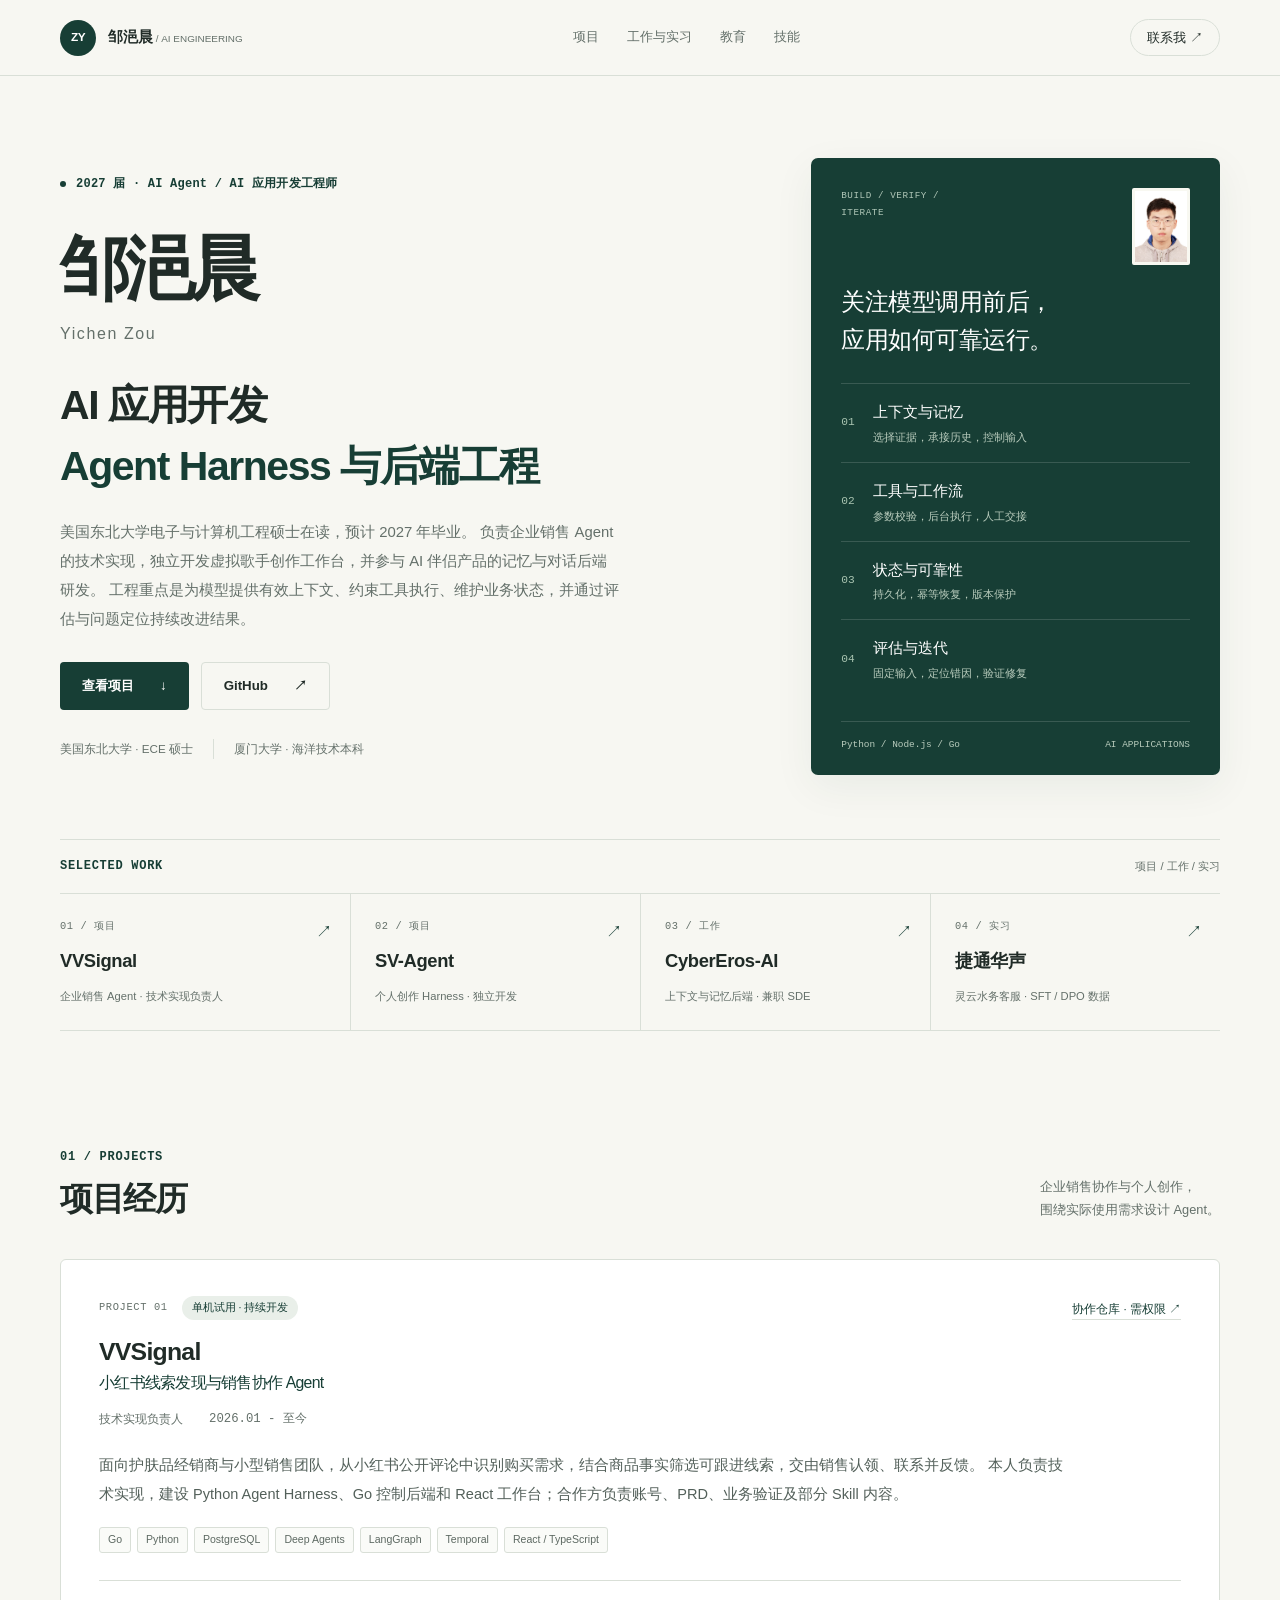
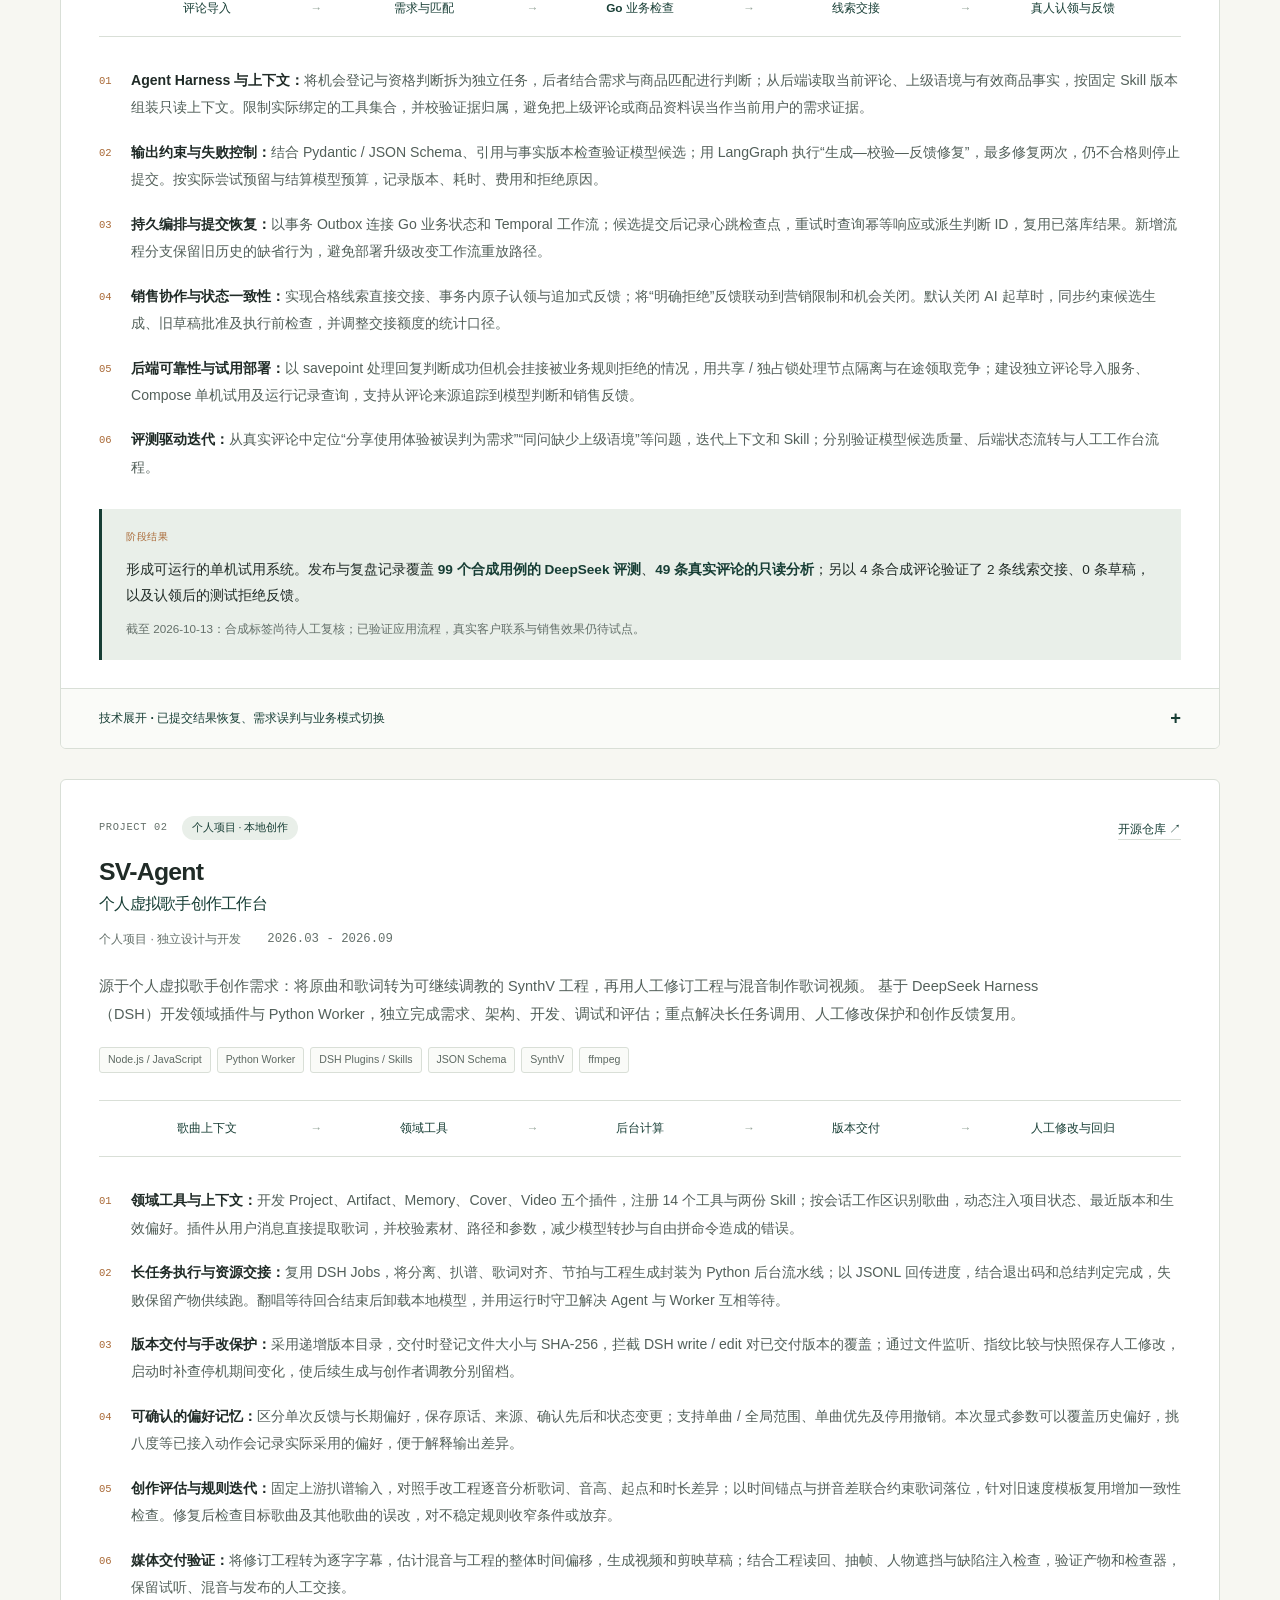
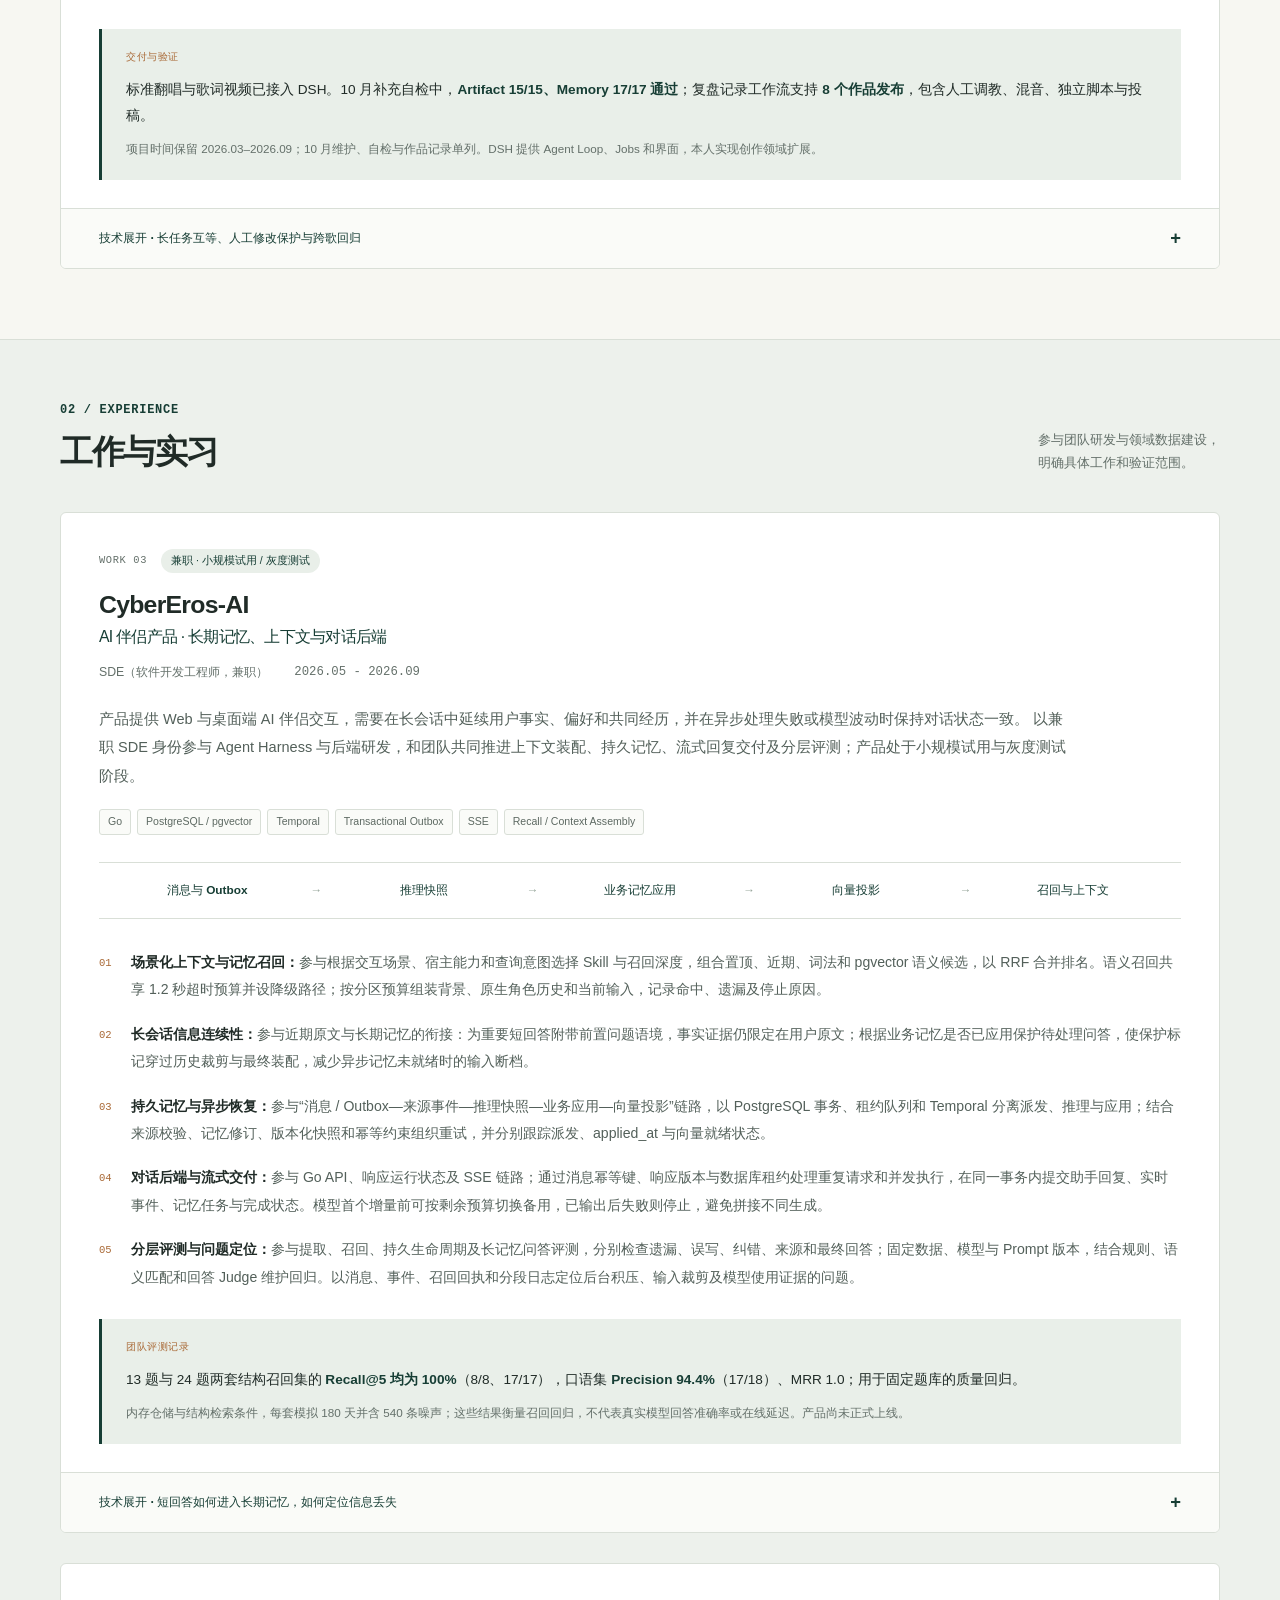
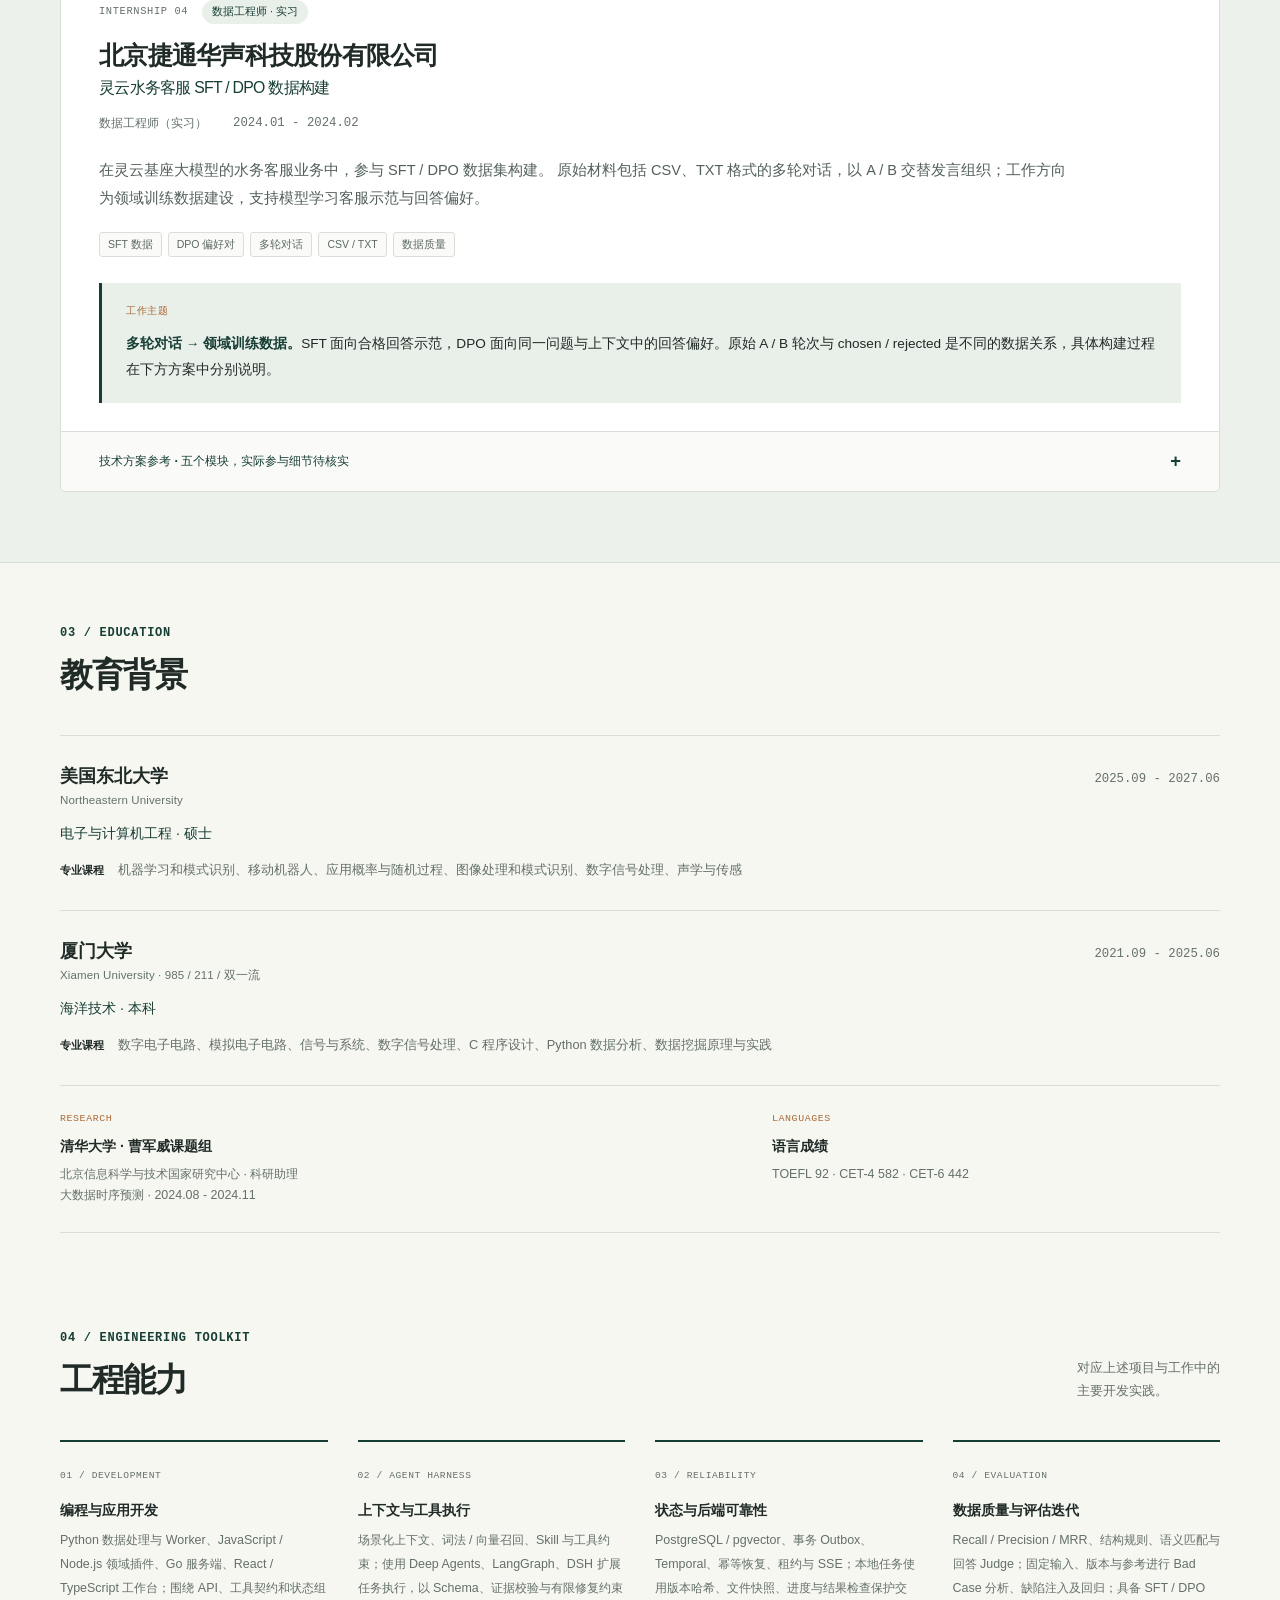
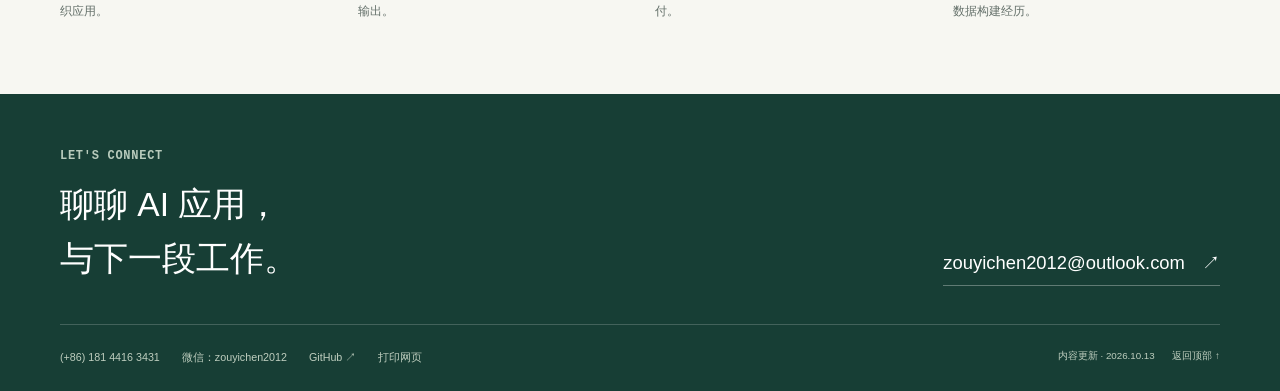
<file: index.html>
<!doctype html>
<html lang="zh-CN">
  <head>
    <meta charset="UTF-8" />
    <meta name="viewport" content="width=device-width, initial-scale=1.0" />
    <meta
      name="description"
      content="邹浥晨 · AI Agent / AI 应用开发工程师。企业销售 Agent、个人创作工作台、对话记忆后端与 SFT/DPO 数据工程。"
    />
    <meta property="og:title" content="邹浥晨 | AI Agent / AI 应用开发工程师" />
    <meta
      property="og:description"
      content="东北大学 ECE 硕士，2027 届。聚焦 AI 应用开发、Agent Harness、上下文与记忆、可靠任务执行及评估迭代。"
    />
    <meta property="og:type" content="website" />
    <meta name="theme-color" content="#173e35" />
    <title>邹浥晨 | AI Agent / AI 应用开发工程师</title>
    <link
      rel="icon"
      href="data:image/svg+xml,%3Csvg xmlns='http://www.w3.org/2000/svg' viewBox='0 0 64 64'%3E%3Crect width='64' height='64' rx='14' fill='%23173e35'/%3E%3Ctext x='32' y='42' text-anchor='middle' font-size='26' font-family='Arial' font-weight='700' fill='%23fff'%3EZY%3C/text%3E%3C/svg%3E"
    />
    <link rel="stylesheet" href="styles.css?v=20261013-rewrite" />
    <script src="script.js?v=20261013-rewrite" defer></script>
  </head>
  <body>
    <a class="skip-link" href="#main">跳至简历正文</a>
    <header class="site-header">
      <a class="brand" href="#top" aria-label="邹浥晨，返回首页"
        ><span class="brand-mark">ZY</span
        ><span>邹浥晨<span class="brand-note"> / AI ENGINEERING</span></span></a
      >
      <nav class="nav" aria-label="主导航">
        <a href="#projects">项目</a><a href="#experience">工作与实习</a
        ><a href="#education">教育</a><a href="#skills">技能</a>
      </nav>
      <a class="header-contact" href="mailto:zouyichen2012@outlook.com"
        >联系我 <span aria-hidden="true">↗</span></a
      >
    </header>
    <main id="main">
      <section class="hero wrap" id="top" aria-labelledby="hero-title">
        <div class="hero-copy">
          <p class="eyebrow">
            <span class="dot" aria-hidden="true"></span>2027 届 · AI Agent / AI
            应用开发工程师
          </p>
          <h1 id="hero-title">邹浥晨<span class="name-en">Yichen Zou</span></h1>
          <p class="hero-statement">
            AI 应用开发<br /><span>Agent Harness 与后端工程</span>
          </p>
          <p class="hero-description">
            美国东北大学电子与计算机工程硕士在读，预计 2027 年毕业。
            负责企业销售 Agent 的技术实现，独立开发虚拟歌手创作工作台，并参与 AI
            伴侣产品的记忆与对话后端研发。
            工程重点是为模型提供有效上下文、约束工具执行、维护业务状态，并通过评估与问题定位持续改进结果。
          </p>
          <div class="hero-actions">
            <a class="button primary" href="#projects"
              >查看项目 <span aria-hidden="true">↓</span></a
            ><a
              class="button secondary"
              href="https://github.com/zouyichen2002-droid"
              target="_blank"
              rel="noreferrer"
              >GitHub <span aria-hidden="true">↗</span></a
            >
          </div>
          <div class="hero-education">
            <span>美国东北大学 · ECE 硕士</span
            ><span>厦门大学 · 海洋技术本科</span>
          </div>
        </div>
        <aside class="hero-panel" aria-label="工程关注点">
          <div class="panel-head">
            <span class="mono">BUILD / VERIFY / ITERATE</span
            ><img
              src="assets/profile-photo.jpeg"
              width="72"
              height="96"
              alt="邹浥晨证件照"
            />
          </div>
          <p class="panel-title">关注模型调用前后，<br />应用如何可靠运行。</p>
          <ol class="engineering-loop">
            <li>
              <span class="loop-number">01</span>
              <div>
                <strong>上下文与记忆</strong
                ><span>选择证据，承接历史，控制输入</span>
              </div>
            </li>
            <li>
              <span class="loop-number">02</span>
              <div>
                <strong>工具与工作流</strong
                ><span>参数校验，后台执行，人工交接</span>
              </div>
            </li>
            <li>
              <span class="loop-number">03</span>
              <div>
                <strong>状态与可靠性</strong
                ><span>持久化，幂等恢复，版本保护</span>
              </div>
            </li>
            <li>
              <span class="loop-number">04</span>
              <div>
                <strong>评估与迭代</strong
                ><span>固定输入，定位错因，验证修复</span>
              </div>
            </li>
          </ol>
          <div class="panel-footer">
            <span>Python / Node.js / Go</span><span>AI APPLICATIONS</span>
          </div>
        </aside>
      </section>
      <section class="work-index wrap" aria-label="四项经历概览">
        <div class="index-heading">
          <span class="eyebrow">SELECTED WORK</span
          ><span>项目 / 工作 / 实习</span>
        </div>
        <div class="index-grid">
          <a href="#vvsignal"
            ><span class="index-number">01 / 项目</span><strong>VVSignal</strong
            ><span>企业销售 Agent · 技术实现负责人</span
            ><span class="index-arrow" aria-hidden="true">↗</span></a
          >
          <a href="#sv-agent"
            ><span class="index-number">02 / 项目</span><strong>SV-Agent</strong
            ><span>个人创作 Harness · 独立开发</span
            ><span class="index-arrow" aria-hidden="true">↗</span></a
          >
          <a href="#cybereros"
            ><span class="index-number">03 / 工作</span
            ><strong>CyberEros-AI</strong
            ><span>上下文与记忆后端 · 兼职 SDE</span
            ><span class="index-arrow" aria-hidden="true">↗</span></a
          >
          <a href="#jietong"
            ><span class="index-number">04 / 实习</span><strong>捷通华声</strong
            ><span>灵云水务客服 · SFT / DPO 数据</span
            ><span class="index-arrow" aria-hidden="true">↗</span></a
          >
        </div>
      </section>
      <section
        class="section wrap"
        id="projects"
        aria-labelledby="projects-title"
      >
        <div class="section-heading">
          <div>
            <p class="eyebrow">01 / PROJECTS</p>
            <h2 id="projects-title">项目经历</h2>
          </div>
          <p>企业销售协作与个人创作，<br />围绕实际使用需求设计 Agent。</p>
        </div>
        <article class="case" id="vvsignal" aria-labelledby="vvsignal-title">
          <header class="case-header">
            <div>
              <div class="case-kicker">
                <span class="mono">PROJECT 01</span
                ><span class="badge">单机试用 · 持续开发</span>
              </div>
              <h3 id="vvsignal-title">
                VVSignal<span>小红书线索发现与销售协作 Agent</span>
              </h3>
              <p class="role">技术实现负责人 <span>2026.01 - 至今</span></p>
            </div>
            <a
              class="text-link"
              href="https://github.com/sales-agent-collab-2026/project-placeholder"
              target="_blank"
              rel="noreferrer"
              >协作仓库 · 需权限 ↗</a
            >
          </header>
          <p class="case-intro">
            面向护肤品经销商与小型销售团队，从小红书公开评论中识别购买需求，结合商品事实筛选可跟进线索，交由销售认领、联系并反馈。
            本人负责技术实现，建设 Python Agent Harness、Go 控制后端和 React
            工作台；合作方负责账号、PRD、业务验证及部分 Skill 内容。
          </p>
          <div class="tech-tags">
            <span>Go</span><span>Python</span><span>PostgreSQL</span
            ><span>Deep Agents</span><span>LangGraph</span><span>Temporal</span
            ><span>React / TypeScript</span>
          </div>
          <ol class="flow" aria-label="默认线索工作流">
            <li>评论导入</li>
            <li>需求与匹配</li>
            <li>Go 业务检查</li>
            <li>线索交接</li>
            <li>真人认领与反馈</li>
          </ol>
          <ul class="resume-points" aria-label="VVSignal 主要工作">
            <li>
              <strong>Agent Harness 与上下文：</strong
              >将机会登记与资格判断拆为独立任务，后者结合需求与商品匹配进行判断；从后端读取当前评论、上级语境与有效商品事实，按固定
              Skill
              版本组装只读上下文。限制实际绑定的工具集合，并校验证据归属，避免把上级评论或商品资料误当作当前用户的需求证据。
            </li>
            <li>
              <strong>输出约束与失败控制：</strong>结合 Pydantic / JSON
              Schema、引用与事实版本检查验证模型候选；用 LangGraph
              执行“生成—校验—反馈修复”，最多修复两次，仍不合格则停止提交。按实际尝试预留与结算模型预算，记录版本、耗时、费用和拒绝原因。
            </li>
            <li>
              <strong>持久编排与提交恢复：</strong>以事务 Outbox 连接 Go
              业务状态和 Temporal
              工作流；候选提交后记录心跳检查点，重试时查询幂等响应或派生判断
              ID，复用已落库结果。新增流程分支保留旧历史的缺省行为，避免部署升级改变工作流重放路径。
            </li>
            <li>
              <strong>销售协作与状态一致性：</strong
              >实现合格线索直接交接、事务内原子认领与追加式反馈；将“明确拒绝”反馈联动到营销限制和机会关闭。默认关闭
              AI
              起草时，同步约束候选生成、旧草稿批准及执行前检查，并调整交接额度的统计口径。
            </li>
            <li>
              <strong>后端可靠性与试用部署：</strong>以 savepoint
              处理回复判断成功但机会挂接被业务规则拒绝的情况，用共享 /
              独占锁处理节点隔离与在途领取竞争；建设独立评论导入服务、Compose
              单机试用及运行记录查询，支持从评论来源追踪到模型判断和销售反馈。
            </li>
            <li>
              <strong>评测驱动迭代：</strong
              >从真实评论中定位“分享使用体验被误判为需求”“同问缺少上级语境”等问题，迭代上下文和
              Skill；分别验证模型候选质量、后端状态流转与人工工作台流程。
            </li>
          </ul>
          <div class="outcome">
            <p class="mini-label">阶段结果</p>
            <p>
              形成可运行的单机试用系统。发布与复盘记录覆盖
              <strong>99 个合成用例的 DeepSeek 评测</strong>、<strong
                >49 条真实评论的只读分析</strong
              >；另以 4 条合成评论验证了 2 条线索交接、0
              条草稿，以及认领后的测试拒绝反馈。
            </p>
            <p class="outcome-note">
              截至
              2026-10-13：合成标签尚待人工复核；已验证应用流程，真实客户联系与销售效果仍待试点。
            </p>
          </div>
          <details class="case-detail">
            <summary>
              <span>技术展开 · 已提交结果恢复、需求误判与业务模式切换</span
              ><span class="detail-symbol" aria-hidden="true">+</span>
            </summary>
            <div class="detail-body">
              <div class="architecture">
                <div>
                  <h4>Go / PostgreSQL</h4>
                  <p>
                    权限、商品事实、机会归属与业务状态；对模型候选做最终业务检查。
                  </p>
                </div>
                <div>
                  <h4>Temporal</h4>
                  <p>
                    跨任务的持久执行、等待、心跳与恢复；业务写入保持幂等身份。
                  </p>
                </div>
                <div>
                  <h4>LangGraph</h4>
                  <p>
                    单次判断中的生成、确定性校验和局部修复；不持有权威业务状态。
                  </p>
                </div>
              </div>
              <section
                class="table-scroll"
                tabindex="0"
                aria-label="VVSignal 合成评测结果"
              >
                <table>
                  <caption>
                    DeepSeek 合成评测 · 文档记录的指定批次
                  </caption>
                  <thead>
                    <tr>
                      <th scope="col">任务</th>
                      <th scope="col">用例</th>
                      <th scope="col">结果</th>
                    </tr>
                  </thead>
                  <tbody>
                    <tr>
                      <th scope="row">资格判断</th>
                      <td>35</td>
                      <td>准确率 100% · macro F1 1.00</td>
                    </tr>
                    <tr>
                      <th scope="row">回复判断</th>
                      <td>34</td>
                      <td>准确率 100% · macro F1 1.00</td>
                    </tr>
                    <tr>
                      <th scope="row">机会登记</th>
                      <td>17</td>
                      <td>准确率 100% · macro F1 1.00</td>
                    </tr>
                    <tr>
                      <th scope="row">可选起草</th>
                      <td>13</td>
                      <td>规则通过率、首次通过率均 100%</td>
                    </tr>
                  </tbody>
                </table>
              </section>
              <p class="detail-note">
                分类准确率与起草规则通过率采用不同判定；合成集成绩用于工程回归，真实评论质量仍需独立标注与冻结测试。
              </p>
              <div class="case-stories">
                <div>
                  <p class="mini-label">上下文迭代</p>
                  <h4>理解“同问”，同时保留证据归属</h4>
                  <p>
                    单独读取短评论会漏掉需求语境，而将父评论当作当前用户的陈述又会造成误判。
                    在 Go 快照中加入 parent /
                    parents，提供上级语境，资格证据仍限定在当前机会信号。 同批
                    49 条真实评论经 Skill 调整后，登记机会由 13 条变为 10
                    条：移除 5 条、新增 2 条追问，其中边界需求仍由业务方复核。
                  </p>
                </div>
                <div>
                  <p class="mini-label">状态联动</p>
                  <h4>默认只找线索，旧草稿也要受新状态约束</h4>
                  <p>
                    跳过起草调用后，旧草稿仍可能从批准入口触发后续动作。 因此在
                    Propose、Approve
                    与执行前复验三处检查当前配置，并同步交接计数和拒绝反馈。
                    试用环境以合成评论走查“导入—判断—交接—认领—明确拒绝”，验证机会关闭与营销限制联动。
                  </p>
                </div>
                <div>
                  <p class="mini-label">幂等恢复</p>
                  <h4>写入已成功，响应丢失后先查询</h4>
                  <p>
                    候选已写入 Go，但 worker
                    未收到响应或后续记录失败时，直接重跑会重复生成。提交检查点、后端幂等响应和
                    assessment_id
                    用于识别这次执行已经完成的写入，再补齐收尾。结果尚未持久化的崩溃窗口仍可能再次调用模型，业务写入幂等与模型调用计费分别管理。
                  </p>
                </div>
                <div>
                  <p class="mini-label">模型诊断</p>
                  <h4>先检查实际输入，再判断模型能力</h4>
                  <p>
                    本机模型出现忽略
                    Skill、错引证据及无依据数字时，排查发现实际上下文窗口只有
                    4,096，导致说明被截断；调整为 16,384
                    的配置后继续回归。保留失败样本与引用校验，按具体模型及配置决定是否进入试点。
                  </p>
                </div>
              </div>
              <p class="scope-note">
                运行范围：单机试用，AI 筛选线索，真人在官方 App
                联系。可选起草模式保留人工审批、版本绑定及未知发送结果账本。
                当前仍需完善交接总额度的并发控制与受阻线索自动重检；企业登录和真实集群部署尚待验收。
              </p>
            </div>
          </details>
        </article>
        <article class="case" id="sv-agent" aria-labelledby="sv-title">
          <header class="case-header">
            <div>
              <div class="case-kicker">
                <span class="mono">PROJECT 02</span
                ><span class="badge">个人项目 · 本地创作</span>
              </div>
              <h3 id="sv-title">SV-Agent<span>个人虚拟歌手创作工作台</span></h3>
              <p class="role">
                个人项目 · 独立设计与开发
                <span>2026.03 - 2026.09</span>
              </p>
            </div>
            <a
              class="text-link"
              href="https://github.com/zouyichen2002-droid/SV-Agent"
              target="_blank"
              rel="noreferrer"
              >开源仓库 ↗</a
            >
          </header>
          <p class="case-intro">
            源于个人虚拟歌手创作需求：将原曲和歌词转为可继续调教的 SynthV
            工程，再用人工修订工程与混音制作歌词视频。 基于 DeepSeek
            Harness（DSH）开发领域插件与 Python
            Worker，独立完成需求、架构、开发、调试和评估；重点解决长任务调用、人工修改保护和创作反馈复用。
          </p>
          <div class="tech-tags">
            <span>Node.js / JavaScript</span><span>Python Worker</span
            ><span>DSH Plugins / Skills</span><span>JSON Schema</span
            ><span>SynthV</span><span>ffmpeg</span>
          </div>
          <ol class="flow" aria-label="创作工作流">
            <li>歌曲上下文</li>
            <li>领域工具</li>
            <li>后台计算</li>
            <li>版本交付</li>
            <li>人工修改与回归</li>
          </ol>
          <ul class="resume-points" aria-label="SV-Agent 主要工作">
            <li>
              <strong>领域工具与上下文：</strong>开发
              Project、Artifact、Memory、Cover、Video 五个插件，注册 14
              个工具与两份
              Skill；按会话工作区识别歌曲，动态注入项目状态、最近版本和生效偏好。插件从用户消息直接提取歌词，并校验素材、路径和参数，减少模型转抄与自由拼命令造成的错误。
            </li>
            <li>
              <strong>长任务执行与资源交接：</strong>复用 DSH
              Jobs，将分离、扒谱、歌词对齐、节拍与工程生成封装为 Python
              后台流水线；以 JSONL
              回传进度，结合退出码和总结判定完成，失败保留产物供续跑。翻唱等待回合结束后卸载本地模型，并用运行时守卫解决
              Agent 与 Worker 互相等待。
            </li>
            <li>
              <strong>版本交付与手改保护：</strong
              >采用递增版本目录，交付时登记文件大小与 SHA-256，拦截 DSH write /
              edit
              对已交付版本的覆盖；通过文件监听、指纹比较与快照保存人工修改，启动时补查停机期间变化，使后续生成与创作者调教分别留档。
            </li>
            <li>
              <strong>可确认的偏好记忆：</strong
              >区分单次反馈与长期偏好，保存原话、来源、确认先后和状态变更；支持单曲
              /
              全局范围、单曲优先及停用撤销。本次显式参数可以覆盖历史偏好，挑八度等已接入动作会记录实际采用的偏好，便于解释输出差异。
            </li>
            <li>
              <strong>创作评估与规则迭代：</strong
              >固定上游扒谱输入，对照手改工程逐音分析歌词、音高、起点和时长差异；以时间锚点与拼音差联合约束歌词落位，针对旧速度模板复用增加一致性检查。修复后检查目标歌曲及其他歌曲的误改，对不稳定规则收窄条件或放弃。
            </li>
            <li>
              <strong>媒体交付验证：</strong
              >将修订工程转为逐字字幕，估计混音与工程的整体时间偏移，生成视频和剪映草稿；结合工程读回、抽帧、人物遮挡与缺陷注入检查，验证产物和检查器，保留试听、混音与发布的人工交接。
            </li>
          </ul>
          <div class="outcome">
            <p class="mini-label">交付与验证</p>
            <p>
              标准翻唱与歌词视频已接入 DSH。10 月补充自检中，<strong
                >Artifact 15/15、Memory 17/17 通过</strong
              >；复盘记录工作流支持
              <strong>8 个作品发布</strong
              >，包含人工调教、混音、独立脚本与投稿。
            </p>
            <p class="outcome-note">
              项目时间保留 2026.03–2026.09；10 月维护、自检与作品记录单列。DSH
              提供 Agent Loop、Jobs 和界面，本人实现创作领域扩展。
            </p>
          </div>
          <details class="case-detail">
            <summary>
              <span>技术展开 · 长任务互等、人工修改保护与跨歌回归</span
              ><span class="detail-symbol" aria-hidden="true">+</span>
            </summary>
            <div class="detail-body">
              <div class="tool-grid">
                <div>
                  <h4>Project · 4 Tools</h4>
                  <p>创建 / 认领、列表、状态与更新；用会话工作区定位歌曲。</p>
                </div>
                <div>
                  <h4>Artifact · 4 Tools</h4>
                  <p>新版本、交付登记、查询与弃用；指纹及人工修改快照。</p>
                </div>
                <div>
                  <h4>Memory · 4 Tools</h4>
                  <p>原话记录、偏好确认、修改与查询；单曲 / 全局范围。</p>
                </div>
                <div>
                  <h4>Cover / Video · 2 Tools</h4>
                  <p>启动翻唱或歌词视频后台任务；完成后登记与交付。</p>
                </div>
              </div>
              <div class="case-stories">
                <div>
                  <p class="mini-label">运行时约束</p>
                  <h4>“不要等任务”需要落实到执行入口</h4>
                  <p>
                    翻唱任务需要等 turn/end 后让出模型，但 Agent 在同一回合调用
                    job_output 等待结果，造成互等。
                    在插件等待期拦截该会话的查询，回合结束后放行；假 Worker
                    自检覆盖等待期拒绝、其他会话不受影响和结束后恢复。
                  </p>
                </div>
                <div>
                  <p class="mini-label">工程与人工协作</p>
                  <h4>新生成另开版本，手改另存快照</h4>
                  <p>
                    创作软件会用内存工程覆盖磁盘文件，后台不直接修改已交付版本。
                    seal 登记交付哈希，监听后续修改并保存快照；Artifact
                    自检使用真实文件监听和快照内容比对。 守卫覆盖指定 DSH
                    工具，外部进程写入依靠事后检测；超过 50 MB
                    的文件只记录变动。
                  </p>
                </div>
                <div>
                  <p class="mini-label">评估驱动产品取舍</p>
                  <h4>八度规则在新歌曲上出现误改</h4>
                  <p>
                    六首测试中，规则修改 126 个音，独立音频裁判只支持其中 1
                    次、支持原结果 80 次，另有 45 次无法判断。
                    将开关接入单曲偏好和交付说明；《调查中》关闭该规则后，原机记录八度差
                    21 → 0、音高匹配 91% → 98%。这一结果限于指定歌曲和版本。
                  </p>
                </div>
                <div>
                  <p class="mini-label">固定输入回归</p>
                  <h4>歌词修正需要检查其他歌曲是否退化</h4>
                  <p>
                    重复快句仅靠字符匹配容易漂移，采用 HubertFA
                    时间锚点与拼音差构建单调 DP。 后续 10
                    月试验中，一律按行插值使《公主》匹配数 440 →
                    435，因而收窄到异常远锚点与跨行长间隔。
                    该后续修正属于本机未提交记录；目标曲局部改善与整首试听验收分别判断。
                  </p>
                </div>
                <div>
                  <p class="mini-label">缓存失效</p>
                  <h4>速度表已修正，旧模板仍会被复用</h4>
                  <p>
                    段落重叠造成负
                    BPM；修复速度表后，续跑仍按“文件存在”跳过模板生成。增加模板与当前速度表的一致性检查，不一致则挪开保留并重建，原机记录另复查十张速度表未变。该修复覆盖速度模板，其他中间产物的完整依赖指纹仍待补齐。
                  </p>
                </div>
                <div>
                  <p class="mini-label">检查器验证</p>
                  <h4>用不同参照与缺陷注入核对字幕</h4>
                  <p>
                    《怪物》换底片后字幕遮挡人物，单看预设区域无法检出。按真实画面空白范围约束字幕外框，再独立检查人物遮挡，原机记录遮挡段数
                    95 →
                    0。故意改宽区域后，区域检查仍通过而人物检查报错，证明两条检查能发现不同问题。
                  </p>
                </div>
              </div>
              <p class="scope-note">
                标准翻唱与歌词视频已接入 DSH；和声与代码 MV
                为独立流程，混音导出与发布由人工确认。现有任务状态主要在内存、续跑依赖文件产物，尚无持久
                Run、重启对账和跨项目 GPU 队列；文件守卫覆盖指定 DSH
                工具，外部写入依靠检测和快照。
              </p>
            </div>
          </details>
        </article>
      </section>
      <section
        class="experience-background"
        id="experience"
        aria-labelledby="experience-title"
      >
        <div class="section wrap">
          <span id="internship" class="anchor-alias" aria-hidden="true"></span>
          <div class="section-heading">
            <div>
              <p class="eyebrow">02 / EXPERIENCE</p>
              <h2 id="experience-title">工作与实习</h2>
            </div>
            <p>参与团队研发与领域数据建设，<br />明确具体工作和验证范围。</p>
          </div>
          <article class="case" id="cybereros" aria-labelledby="cyber-title">
            <header class="case-header">
              <div>
                <div class="case-kicker">
                  <span class="mono">WORK 03</span
                  ><span class="badge">兼职 · 小规模试用 / 灰度测试</span>
                </div>
                <h3 id="cyber-title">
                  CyberEros-AI<span
                    >AI 伴侣产品 · 长期记忆、上下文与对话后端</span
                  >
                </h3>
                <p class="role">
                  SDE（软件开发工程师，兼职）<span>2026.05 - 2026.09</span>
                </p>
              </div>
            </header>
            <p class="case-intro">
              产品提供 Web 与桌面端 AI
              伴侣交互，需要在长会话中延续用户事实、偏好和共同经历，并在异步处理失败或模型波动时保持对话状态一致。
              以兼职 SDE 身份参与 Agent Harness
              与后端研发，和团队共同推进上下文装配、持久记忆、流式回复交付及分层评测；产品处于小规模试用与灰度测试阶段。
            </p>
            <div class="tech-tags">
              <span>Go</span><span>PostgreSQL / pgvector</span
              ><span>Temporal</span><span>Transactional Outbox</span
              ><span>SSE</span><span>Recall / Context Assembly</span>
            </div>
            <ol class="flow" aria-label="记忆处理链路">
              <li>消息与 Outbox</li>
              <li>推理快照</li>
              <li>业务记忆应用</li>
              <li>向量投影</li>
              <li>召回与上下文</li>
            </ol>
            <ul class="resume-points" aria-label="CyberEros 参与工作">
              <li>
                <strong>场景化上下文与记忆召回：</strong
                >参与根据交互场景、宿主能力和查询意图选择 Skill
                与召回深度，组合置顶、近期、词法和 pgvector 语义候选，以 RRF
                合并排名。语义召回共享 1.2
                秒超时预算并设降级路径；按分区预算组装背景、原生角色历史和当前输入，记录命中、遗漏及停止原因。
              </li>
              <li>
                <strong>长会话信息连续性：</strong
                >参与近期原文与长期记忆的衔接：为重要短回答附带前置问题语境，事实证据仍限定在用户原文；根据业务记忆是否已应用保护待处理问答，使保护标记穿过历史裁剪与最终装配，减少异步记忆未就绪时的输入断档。
              </li>
              <li>
                <strong>持久记忆与异步恢复：</strong>参与“消息 /
                Outbox—来源事件—推理快照—业务应用—向量投影”链路，以 PostgreSQL
                事务、租约队列和 Temporal
                分离派发、推理与应用；结合来源校验、记忆修订、版本化快照和幂等约束组织重试，并分别跟踪派发、applied_at
                与向量就绪状态。
              </li>
              <li>
                <strong>对话后端与流式交付：</strong>参与 Go API、响应运行状态及
                SSE
                链路；通过消息幂等键、响应版本与数据库租约处理重复请求和并发执行，在同一事务内提交助手回复、实时事件、记忆任务与完成状态。模型首个增量前可按剩余预算切换备用，已输出后失败则停止，避免拼接不同生成。
              </li>
              <li>
                <strong>分层评测与问题定位：</strong
                >参与提取、召回、持久生命周期及长记忆问答评测，分别检查遗漏、误写、纠错、来源和最终回答；固定数据、模型与
                Prompt 版本，结合规则、语义匹配和回答 Judge
                维护回归。以消息、事件、召回回执和分段日志定位后台积压、输入裁剪及模型使用证据的问题。
              </li>
            </ul>
            <div class="outcome">
              <p class="mini-label">团队评测记录</p>
              <p>
                13 题与 24 题两套结构召回集的
                <strong>Recall@5 均为 100%</strong>（8/8、17/17），口语集
                <strong>Precision 94.4%</strong>（17/18）、MRR
                1.0；用于固定题库的质量回归。
              </p>
              <p class="outcome-note">
                内存仓储与结构检索条件，每套模拟 180 天并含 540
                条噪声；这些结果衡量召回回归，不代表真实模型回答准确率或在线延迟。产品尚未正式上线。
              </p>
            </div>
            <details class="case-detail">
              <summary>
                <span>技术展开 · 短回答如何进入长期记忆，如何定位信息丢失</span
                ><span class="detail-symbol" aria-hidden="true">+</span>
              </summary>
              <div class="detail-body">
                <div class="case-stories">
                  <div>
                    <p class="mini-label">主要技术案例 · 测试场景</p>
                    <h4>用户说过“蓝色”，下一轮却可能缺少依据</h4>
                    <p>
                      短回答需要前置问题才能表达完整偏好。若问答移出近期窗口、异步记忆又未应用，就会出现信息交接空档。
                      写入侧保留
                      SourceContext，模型漏抽时对符合条件的关键短回答提供原话兜底；读取侧根据
                      pending 状态保护问答，直到最终原生 History 装配。
                      拒记、含糊回答和跨可见性问题不进入这条兜底。
                    </p>
                  </div>
                  <div>
                    <p class="mini-label">恢复检查点</p>
                    <h4>快照固定推理结果，幂等约束重复应用</h4>
                    <p>
                      Infer 按事件、作用域与提取版本保存快照，Apply
                      再校验证据并写入记忆修订，完成后更新 applied_at。
                      应用重试复用快照；纠正事实时关闭旧修订、保留新值与证据。向量投影在业务应用之后异步完成，因此派发、业务可读和语义可检索分别检查。
                    </p>
                  </div>
                  <div>
                    <p class="mini-label">上下文可诊断性</p>
                    <h4>召回到了，还要确认最终输入保留下来</h4>
                    <p>
                      沿“来源事件—记忆应用—检索计划—候选与回执—最终请求—回答”逐层核对。
                      Instructions 放规则与背景，History 保留用户 /
                      助手原文，Input
                      放当前问题；检查完整请求预算，避免第一次召回命中、二次装配又丢失。
                      Recall Receipt
                      记录检索选择，最终输入与答案正确性另行验证。
                    </p>
                  </div>
                  <div>
                    <p class="mini-label">后台诊断</p>
                    <h4>没有报错，也可能没有后台消费</h4>
                    <p>
                      团队历史记录中，API 可回答，但 3 个 worker 未启动；495 条
                      Outbox 积压，尝试数和错误数均为 0。 这类问题需要检查最老
                      pending、领取与派发、Temporal
                      Activity、业务应用和向量投影，不能只依赖健康接口或错误数。
                      参与后端诊断时，以消费进度和分段状态区分未启动、执行失败和应用未完成。
                    </p>
                  </div>
                </div>
                <section
                  class="table-scroll"
                  tabindex="0"
                  aria-label="CyberEros 验证记录"
                >
                  <table>
                    <caption>
                      分层验证与运行记录
                    </caption>
                    <thead>
                      <tr>
                        <th scope="col">层级</th>
                        <th scope="col">记录</th>
                        <th scope="col">适用范围</th>
                      </tr>
                    </thead>
                    <tbody>
                      <tr>
                        <th scope="row">结构召回</th>
                        <td>13 / 24 题，Recall@5 均 100%</td>
                        <td>固定题库、内存仓储，三类泄漏均 0</td>
                      </tr>
                      <tr>
                        <th scope="row">提取 / 知识生成</th>
                        <td>24 / 18 个用例，期望回放通过</td>
                        <td>fixture 验证匹配和报告契约</td>
                      </tr>
                      <tr>
                        <th scope="row">改写诊断</th>
                        <td>原口语集 Recall 100% → 52.9%</td>
                        <td>10-08 任职后的 11 题改写对照，提示稳健性缺口</td>
                      </tr>
                      <tr>
                        <th scope="row">后端恢复</th>
                        <td>251 条助手消息按备份恢复</td>
                        <td>团队历史本机记录；未归为个人独立修复数量</td>
                      </tr>
                      <tr>
                        <th scope="row">CI / 部署</th>
                        <td>09-22 的 7 个 job 成功</td>
                        <td>历史流水线记录，产品仍处灰度阶段</td>
                      </tr>
                    </tbody>
                  </table>
                </section>
                <p class="scope-note">
                  召回命中、最终输入完整、模型正确回答分别验证。fixture
                  回放与内存基准不替代真实提取模型或在线端到端验收；1.2
                  秒语义召回是超时预算，未作为实测延迟展示。
                </p>
              </div>
            </details>
          </article>
          <article class="case" id="jietong" aria-labelledby="jietong-title">
            <header class="case-header">
              <div>
                <div class="case-kicker">
                  <span class="mono">INTERNSHIP 04</span
                  ><span class="badge">数据工程师 · 实习</span>
                </div>
                <h3 id="jietong-title">
                  北京捷通华声科技股份有限公司<span
                    >灵云水务客服 SFT / DPO 数据构建</span
                  >
                </h3>
                <p class="role">
                  数据工程师（实习）<span>2024.01 - 2024.02</span>
                </p>
              </div>
            </header>
            <p class="case-intro">
              在灵云基座大模型的水务客服业务中，参与 SFT / DPO 数据集构建。
              原始材料包括 CSV、TXT 格式的多轮对话，以 A / B
              交替发言组织；工作方向为领域训练数据建设，支持模型学习客服示范与回答偏好。
            </p>
            <div class="tech-tags">
              <span>SFT 数据</span><span>DPO 偏好对</span><span>多轮对话</span
              ><span>CSV / TXT</span><span>数据质量</span>
            </div>
            <div class="outcome compact-outcome">
              <p class="mini-label">工作主题</p>
              <p>
                <strong>多轮对话 → 领域训练数据。</strong>SFT
                面向合格回答示范，DPO 面向同一问题与上下文中的回答偏好。原始 A /
                B 轮次与 chosen / rejected
                是不同的数据关系，具体构建过程在下方方案中分别说明。
              </p>
            </div>
            <details class="case-detail">
              <summary>
                <span>技术方案参考 · 五个模块，实际参与细节待核实</span
                ><span class="detail-symbol" aria-hidden="true">+</span>
              </summary>
              <div class="detail-body">
                <p class="detail-note">
                  最新权威文件将以下内容列为候选方案，具体实现与个人承担尚未逐项核实；这里作为方案参考展示。模拟数据规模、合格率与工时未列入实际成绩，模型训练和调参也未列为已确认职责。
                </p>
                <ol class="module-list">
                  <li>
                    <h4>模型辅助生成与批处理</h4>
                    <p>
                      用 Python 串联 CSV / TXT 解析、会话整理、生成 / 评审
                      Prompt、模型调用、规则质检和版本导出。 先确认 A / B
                      角色与会话边界，再处理清洗、脱敏、去重和分类；记录批次进度与失败原因，对可修复错误有限重跑，争议样本进入业务复核。
                    </p>
                  </li>
                  <li>
                    <h4>业务依据与生成上下文</h4>
                    <p>
                      按场景、资料版本和适用条件组织
                      FAQ、办理规则及对话历史，保留引用与缺失条件。
                      生成时约束无依据的账户状态或业务承诺；构建 DPO
                      时让两个回答共享完整上下文，避免因已知条件不同而产生无效偏好。
                    </p>
                  </li>
                  <li>
                    <h4>规则、模型评审与人工复核</h4>
                    <p>
                      规则检查格式、轮次、来源分组与偏好对有效性；LLM-as-Judge
                      辅助比较表达、完整性和偏好，业务人员核对事实与争议。
                      固定评分标准，交换回答顺序检查位置偏差，并以独立样本校准人工一致性；数据合格率与模型回答正确率分别统计。
                    </p>
                  </li>
                  <li>
                    <h4>评估采集与 Bad Case 回归</h4>
                    <p>
                      关联样本编号、输入输出、来源、模型 / Prompt /
                      数据版本、评分理由和错误类别，定位事实缺失、条件遗漏或偏好冲突。
                      修改数据或 Prompt
                      后重跑开发回归集，保留逐题差异和计数；参与过修复的坏例不再当作未见测试样本。
                    </p>
                  </li>
                  <li>
                    <h4>标准用例、偏好对与来源隔离</h4>
                    <p>
                      将业务审核后的 GT 对话通过语义提取与 schema
                      填充转为标准用例，扩展同义问法、多轮补充和信息不足场景。
                      在相同 prompt 下形成 chosen / rejected
                      并记录判定理由；同一原始会话及其改写、偏好衍生样本按来源组隔离训练、验证和测试。
                    </p>
                  </li>
                </ol>
              </div>
            </details>
          </article>
        </div>
      </section>
      <section
        class="section wrap education-section"
        id="education"
        aria-labelledby="education-title"
      >
        <div class="section-heading">
          <div>
            <p class="eyebrow">03 / EDUCATION</p>
            <h2 id="education-title">教育背景</h2>
          </div>
        </div>
        <div class="education-list">
          <article>
            <div class="education-top">
              <h3>美国东北大学 <span>Northeastern University</span></h3>
              <time>2025.09 - 2027.06</time>
            </div>
            <p class="degree">电子与计算机工程 · 硕士</p>
            <p class="coursework">
              <strong>专业课程</strong
              >机器学习和模式识别、移动机器人、应用概率与随机过程、图像处理和模式识别、数字信号处理、声学与传感
            </p>
          </article>
          <article>
            <div class="education-top">
              <h3>
                厦门大学 <span>Xiamen University · 985 / 211 / 双一流</span>
              </h3>
              <time>2021.09 - 2025.06</time>
            </div>
            <p class="degree">海洋技术 · 本科</p>
            <p class="coursework">
              <strong>专业课程</strong
              >数字电子电路、模拟电子电路、信号与系统、数字信号处理、C
              程序设计、Python 数据分析、数据挖掘原理与实践
            </p>
          </article>
        </div>
        <div class="education-extra">
          <div>
            <p class="mini-label">RESEARCH</p>
            <h4>清华大学 · 曹军威课题组</h4>
            <p>
              北京信息科学与技术国家研究中心 · 科研助理<br />大数据时序预测 ·
              2024.08 - 2024.11
            </p>
          </div>
          <div>
            <p class="mini-label">LANGUAGES</p>
            <h4>语言成绩</h4>
            <p>TOEFL 92 · CET-4 582 · CET-6 442</p>
          </div>
        </div>
      </section>
      <section
        class="section wrap skills-section"
        id="skills"
        aria-labelledby="skills-title"
      >
        <div class="section-heading">
          <div>
            <p class="eyebrow">04 / ENGINEERING TOOLKIT</p>
            <h2 id="skills-title">工程能力</h2>
          </div>
          <p>对应上述项目与工作中的<br />主要开发实践。</p>
        </div>
        <div class="skills-grid">
          <div>
            <span class="mono">01 / DEVELOPMENT</span>
            <h3>编程与应用开发</h3>
            <p>
              Python 数据处理与 Worker、JavaScript / Node.js 领域插件、Go
              服务端、React / TypeScript 工作台；围绕
              API、工具契约和状态组织应用。
            </p>
          </div>
          <div>
            <span class="mono">02 / AGENT HARNESS</span>
            <h3>上下文与工具执行</h3>
            <p>
              场景化上下文、词法 / 向量召回、Skill 与工具约束；使用 Deep
              Agents、LangGraph、DSH 扩展任务执行，以
              Schema、证据校验与有限修复约束输出。
            </p>
          </div>
          <div>
            <span class="mono">03 / RELIABILITY</span>
            <h3>状态与后端可靠性</h3>
            <p>
              PostgreSQL / pgvector、事务 Outbox、Temporal、幂等恢复、租约与
              SSE；本地任务使用版本哈希、文件快照、进度与结果检查保护交付。
            </p>
          </div>
          <div>
            <span class="mono">04 / EVALUATION</span>
            <h3>数据质量与评估迭代</h3>
            <p>
              Recall / Precision / MRR、结构规则、语义匹配与回答
              Judge；固定输入、版本与参考进行 Bad Case
              分析、缺陷注入及回归；具备 SFT / DPO 数据构建经历。
            </p>
          </div>
        </div>
      </section>
      <footer class="contact-section" id="contact">
        <div class="wrap">
          <div class="contact-top">
            <div>
              <p class="eyebrow">LET'S CONNECT</p>
              <h2>聊聊 AI 应用，<br />与下一段工作。</h2>
            </div>
            <a class="contact-email" href="mailto:zouyichen2012@outlook.com"
              >zouyichen2012@outlook.com <span aria-hidden="true">↗</span></a
            >
          </div>
          <div class="contact-bottom">
            <div class="contact-links">
              <a href="tel:+8618144163431">(+86)&nbsp;181&nbsp;4416&nbsp;3431</a
              ><span>微信：zouyichen2012</span
              ><a
                href="https://github.com/zouyichen2002-droid"
                target="_blank"
                rel="noreferrer"
                >GitHub ↗</a
              ><button type="button" class="print-button">打印网页</button>
            </div>
            <p class="update-note">
              内容更新 · 2026.10.13 <a href="#top">返回顶部 ↑</a>
            </p>
          </div>
        </div>
      </footer>
    </main>
  </body>
</html>
</file>
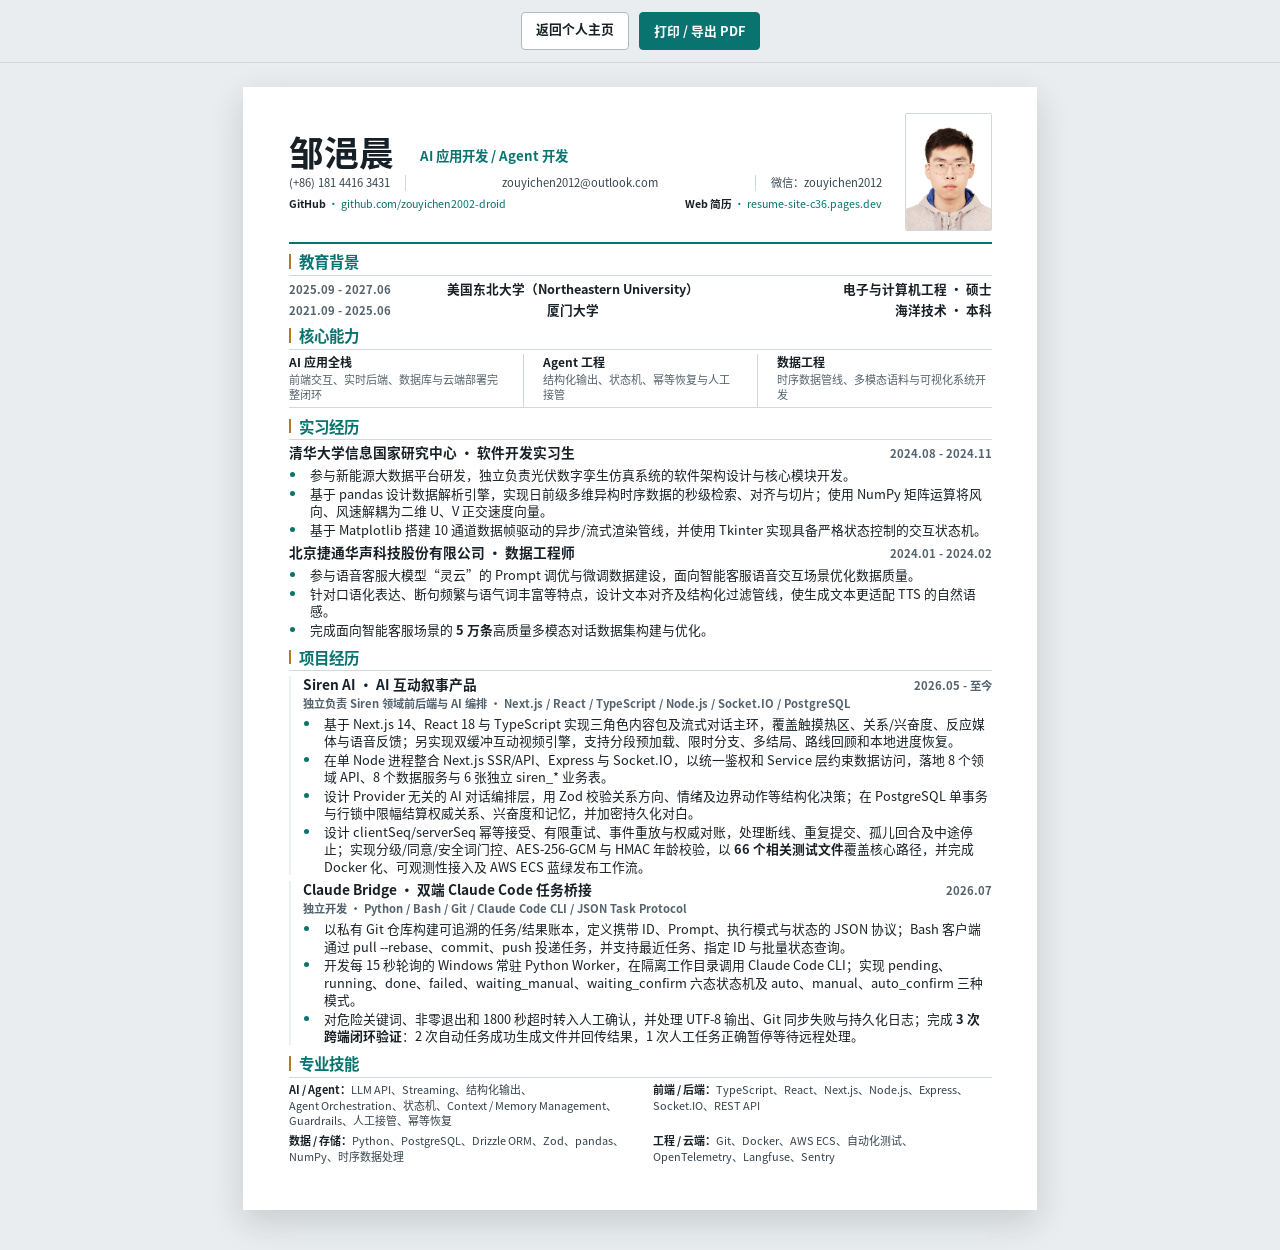
<file: resume.html>
<!doctype html>
<html lang="zh-CN">
  <head>
    <meta charset="UTF-8" />
    <meta name="viewport" content="width=device-width, initial-scale=1.0" />
    <meta
      name="description"
      content="邹浥晨的 AI 应用与 Agent 开发方向中文简历。"
    />
    <title>邹浥晨 | AI 应用 / Agent 开发简历</title>
    <link rel="stylesheet" href="resume.css" />
  </head>
  <body>
    <div class="screen-tools" aria-label="简历操作">
      <a href="index.html">返回个人主页</a>
      <button type="button" onclick="window.print()">打印 / 导出 PDF</button>
    </div>

    <main class="resume-page">
      <header class="resume-header">
        <div class="header-main">
          <div class="identity-line">
            <h1>邹浥晨</h1>
            <p class="target">AI 应用开发 / Agent 开发</p>
          </div>
          <address class="contact-list">
            <a href="tel:+8618144163431">(+86) 181 4416 3431</a>
            <a href="mailto:zouyichen2012@outlook.com">zouyichen2012@outlook.com</a>
            <span>微信：zouyichen2012</span>
          </address>
          <nav class="profile-links" aria-label="个人主页链接">
            <a href="https://github.com/zouyichen2002-droid"><strong>GitHub</strong> · github.com/zouyichen2002-droid</a>
            <a href="https://resume-site-c36.pages.dev/"><strong>Web 简历</strong> · resume-site-c36.pages.dev</a>
          </nav>
        </div>
        <img class="profile-photo" src="assets/profile-photo.jpeg" alt="邹浥晨证件照" />
      </header>

      <section class="resume-section education-section" aria-labelledby="education-title">
        <h2 id="education-title">教育背景</h2>
        <div class="education-grid">
          <article class="education-row">
            <time>2025.09 - 2027.06</time>
            <h3>美国东北大学（Northeastern University）</h3>
            <p>电子与计算机工程 · 硕士</p>
          </article>
          <article class="education-row">
            <time>2021.09 - 2025.06</time>
            <h3>厦门大学</h3>
            <p>海洋技术 · 本科</p>
          </article>
        </div>
      </section>

      <section class="resume-section capability-section" aria-labelledby="capability-title">
        <h2 id="capability-title">核心能力</h2>
        <div class="capability-grid">
          <p><strong>AI 应用全栈</strong><span>前端交互、实时后端、数据库与云端部署完整闭环</span></p>
          <p><strong>Agent 工程</strong><span>结构化输出、状态机、幂等恢复与人工接管</span></p>
          <p><strong>数据工程</strong><span>时序数据管线、多模态语料与可视化系统开发</span></p>
        </div>
      </section>

      <section class="resume-section" aria-labelledby="internship-title">
        <h2 id="internship-title">实习经历</h2>
        <article class="resume-entry">
          <div class="entry-heading">
            <h3>清华大学信息国家研究中心 · 软件开发实习生</h3>
            <time>2024.08 - 2024.11</time>
          </div>
          <ul>
            <li>参与新能源大数据平台研发，独立负责光伏数字孪生仿真系统的软件架构设计与核心模块开发。</li>
            <li>基于 pandas 设计数据解析引擎，实现日前级多维异构时序数据的秒级检索、对齐与切片；使用 NumPy 矩阵运算将风向、风速解耦为二维 U、V 正交速度向量。</li>
            <li>基于 Matplotlib 搭建 10 通道数据帧驱动的异步/流式渲染管线，并使用 Tkinter 实现具备严格状态控制的交互状态机。</li>
          </ul>
        </article>
        <article class="resume-entry">
          <div class="entry-heading">
            <h3>北京捷通华声科技股份有限公司 · 数据工程师</h3>
            <time>2024.01 - 2024.02</time>
          </div>
          <ul>
            <li>参与语音客服大模型“灵云”的 Prompt 调优与微调数据建设，面向智能客服语音交互场景优化数据质量。</li>
            <li>针对口语化表达、断句频繁与语气词丰富等特点，设计文本对齐及结构化过滤管线，使生成文本更适配 TTS 的自然语感。</li>
            <li>完成面向智能客服场景的 <strong>5 万条</strong>高质量多模态对话数据集构建与优化。</li>
          </ul>
        </article>
      </section>

      <section class="resume-section project-section" aria-labelledby="project-title">
        <h2 id="project-title">项目经历</h2>

        <article class="resume-entry project-entry">
          <div class="entry-heading">
            <h3>Siren AI · AI 互动叙事产品</h3>
            <time>2026.05 - 至今</time>
          </div>
          <p class="role-line">独立负责 Siren 领域前后端与 AI 编排 · Next.js / React / TypeScript / Node.js / Socket.IO / PostgreSQL</p>
          <ul>
            <li>基于 Next.js 14、React 18 与 TypeScript 实现三角色内容包及流式对话主环，覆盖触摸热区、关系/兴奋度、反应媒体与语音反馈；另实现双缓冲互动视频引擎，支持分段预加载、限时分支、多结局、路线回顾和本地进度恢复。</li>
            <li>在单 Node 进程整合 Next.js SSR/API、Express 与 Socket.IO，以统一鉴权和 Service 层约束数据访问，落地 8 个领域 API、8 个数据服务与 6 张独立 <code>siren_*</code> 业务表。</li>
            <li>设计 Provider 无关的 AI 对话编排层，用 Zod 校验关系方向、情绪及边界动作等结构化决策；在 PostgreSQL 单事务与行锁中限幅结算权威关系、兴奋度和记忆，并加密持久化对白。</li>
            <li>设计 clientSeq/serverSeq 幂等接受、有限重试、事件重放与权威对账，处理断线、重复提交、孤儿回合及中途停止；实现分级/同意/安全词门控、AES-256-GCM 与 HMAC 年龄校验，以 <strong>66 个相关测试文件</strong>覆盖核心路径，并完成 Docker 化、可观测性接入及 AWS ECS 蓝绿发布工作流。</li>
          </ul>
        </article>

        <article class="resume-entry project-entry">
          <div class="entry-heading">
            <h3>Claude Bridge · 双端 Claude Code 任务桥接</h3>
            <time>2026.07</time>
          </div>
          <p class="role-line">独立开发 · Python / Bash / Git / Claude Code CLI / JSON Task Protocol</p>
          <ul>
            <li>以私有 Git 仓库构建可追溯的任务/结果账本，定义携带 ID、Prompt、执行模式与状态的 JSON 协议；Bash 客户端通过 pull --rebase、commit、push 投递任务，并支持最近任务、指定 ID 与批量状态查询。</li>
            <li>开发每 15 秒轮询的 Windows 常驻 Python Worker，在隔离工作目录调用 Claude Code CLI；实现 pending、running、done、failed、waiting_manual、waiting_confirm 六态状态机及 auto、manual、auto_confirm 三种模式。</li>
            <li>对危险关键词、非零退出和 1800 秒超时转入人工确认，并处理 UTF-8 输出、Git 同步失败与持久化日志；完成 <strong>3 次跨端闭环验证</strong>：2 次自动任务成功生成文件并回传结果，1 次人工任务正确暂停等待远程处理。</li>
          </ul>
        </article>

      </section>

      <section class="resume-section skills-section" aria-labelledby="skills-title">
        <h2 id="skills-title">专业技能</h2>
        <div class="skills-grid">
          <p><strong>AI / Agent：</strong>LLM API、Streaming、结构化输出、<span class="keyword-nowrap">Agent Orchestration</span>、状态机、Context / Memory Management、Guardrails、人工接管、幂等恢复</p>
          <p><strong>前端 / 后端：</strong>TypeScript、React、Next.js、Node.js、Express、Socket.IO、REST API</p>
          <p><strong>数据 / 存储：</strong>Python、PostgreSQL、Drizzle ORM、Zod、pandas、NumPy、时序数据处理</p>
          <p><strong>工程 / 云端：</strong>Git、Docker、AWS ECS、自动化测试、OpenTelemetry、Langfuse、Sentry</p>
        </div>
      </section>
    </main>
  </body>
</html>
</file>
<file: styles.css>
:root {
  color-scheme: light;
  --paper: #f7f7f2;
  --white: #fff;
  --ink: #202b27;
  --muted: #64706a;
  --accent: #173e35;
  --accent-light: #e9efe9;
  --line: #d9dfd7;
  --gold: #a96936;
  --header-height: 76px;
}
* {
  box-sizing: border-box;
}
html {
  scroll-behavior: smooth;
  scroll-padding-top: calc(var(--header-height) + 24px);
}
body {
  margin: 0;
  background: var(--paper);
  color: var(--ink);
  font-family:
    Inter,
    -apple-system,
    BlinkMacSystemFont,
    "Segoe UI",
    "PingFang SC",
    "Microsoft YaHei",
    sans-serif;
  line-height: 1.7;
  -webkit-font-smoothing: antialiased;
}
a {
  color: inherit;
  text-decoration: none;
}
button {
  font: inherit;
}
img {
  display: block;
  max-width: 100%;
}
h1,
h2,
h3,
h4,
p {
  margin: 0;
}
h1,
h2,
h3,
h4 {
  line-height: 1.3;
  overflow-wrap: anywhere;
}
a,
button,
summary {
  -webkit-tap-highlight-color: transparent;
}
a:focus-visible,
button:focus-visible,
summary:focus-visible,
[tabindex]:focus-visible {
  outline: 3px solid #a96936;
  outline-offset: 5px;
}
::selection {
  background: #cfe3d5;
  color: #173e35;
}
.wrap {
  width: min(1160px, calc(100% - 96px));
  margin-inline: auto;
}
.mono,
.eyebrow,
.mini-label,
.index-number {
  font-family: "SFMono-Regular", Consolas, "Liberation Mono", monospace;
  letter-spacing: 0.06em;
}
.eyebrow {
  font-size: 0.75rem;
  font-weight: 650;
  color: var(--accent);
}
.skip-link {
  position: fixed;
  z-index: 100;
  top: -60px;
  left: 16px;
  background: var(--accent);
  color: white;
  padding: 10px 16px;
  border-radius: 4px;
}
.skip-link:focus {
  top: 10px;
}
.site-header {
  height: var(--header-height);
  position: sticky;
  top: 0;
  z-index: 20;
  display: flex;
  align-items: center;
  justify-content: space-between;
  gap: 24px;
  padding: 0 max(32px, calc((100vw - 1160px) / 2));
  background: rgba(247, 247, 242, 0.95);
  border-bottom: 1px solid var(--line);
  backdrop-filter: blur(12px);
}
.brand {
  display: flex;
  align-items: center;
  gap: 12px;
  font-size: 0.91rem;
  font-weight: 750;
  white-space: nowrap;
}
.brand-mark {
  display: grid;
  place-items: center;
  width: 36px;
  height: 36px;
  border-radius: 50%;
  background: var(--accent);
  color: #fff;
  font-size: 0.74rem;
  letter-spacing: -0.04em;
}
.brand-note {
  font-size: 0.62rem;
  color: var(--muted);
  font-weight: 450;
}
.nav {
  display: flex;
  gap: 28px;
  font-size: 0.82rem;
  color: var(--muted);
}
.nav a {
  padding: 7px 0;
  border-bottom: 1px solid transparent;
}
.nav a:hover,
.nav a[aria-current="location"] {
  color: var(--accent);
  border-bottom-color: var(--accent);
}
.header-contact {
  font-size: 0.8rem;
  border: 1px solid var(--line);
  border-radius: 30px;
  padding: 7px 16px;
  white-space: nowrap;
}
.header-contact:hover {
  background: var(--accent-light);
}
.hero {
  display: grid;
  grid-template-columns: minmax(0, 1.25fr) minmax(300px, 0.75fr);
  gap: 70px;
  align-items: center;
  padding-block: 82px 64px;
}
.hero .eyebrow {
  display: flex;
  align-items: center;
  gap: 10px;
  letter-spacing: 0.02em;
}
.dot {
  width: 6px;
  height: 6px;
  border-radius: 50%;
  background: var(--accent);
}
h1 {
  font-size: clamp(3rem, 5.5vw, 4.7rem);
  letter-spacing: -0.07em;
  margin-top: 28px;
  font-weight: 800;
}
.name-en {
  display: block;
  font-size: 1rem;
  letter-spacing: 0.1em;
  font-weight: 450;
  color: var(--muted);
  margin-top: 10px;
}
.hero-statement {
  font-size: clamp(1.8rem, 3.2vw, 2.7rem);
  font-weight: 600;
  line-height: 1.5;
  letter-spacing: -0.035em;
  margin-top: 30px;
}
.hero-statement > span {
  color: var(--accent);
}
.hero-description {
  font-size: 0.93rem;
  color: var(--muted);
  max-width: 560px;
  margin-top: 20px;
  line-height: 1.95;
}
.hero-actions {
  display: flex;
  gap: 12px;
  margin-top: 28px;
}
.button {
  display: inline-flex;
  gap: 26px;
  align-items: center;
  padding: 12px 22px;
  border-radius: 4px;
  font-size: 0.83rem;
  font-weight: 600;
}
.primary {
  background: var(--accent);
  color: #fff;
}
.primary:hover {
  background: #285347;
}
.secondary {
  border: 1px solid var(--line);
}
.secondary:hover {
  background: var(--accent-light);
}
.hero-education {
  display: flex;
  flex-wrap: wrap;
  gap: 8px 20px;
  margin-top: 29px;
  font-size: 0.73rem;
  color: var(--muted);
}
.hero-education span + span {
  border-left: 1px solid var(--line);
  padding-left: 20px;
}
.hero-panel {
  background: var(--accent);
  color: #fff;
  border-radius: 7px;
  padding: 30px 30px 22px;
  position: relative;
  box-shadow: 0 12px 40px #173e3510;
}
.panel-head {
  display: flex;
  justify-content: space-between;
  align-items: start;
  gap: 14px;
}
.panel-head .mono {
  font-size: 0.58rem;
  color: #b0c7b8;
  line-height: 1.8;
  max-width: 130px;
}
.panel-head img {
  width: 58px;
  height: 77px;
  object-fit: cover;
  border-radius: 2px;
  border: 3px solid #f8f8f1;
}
.panel-title {
  font-size: 1.5rem;
  font-weight: 500;
  line-height: 1.6;
  margin-top: 18px;
  letter-spacing: -0.02em;
}
.engineering-loop {
  list-style: none;
  padding: 0;
  margin: 23px 0;
}
.engineering-loop li {
  display: flex;
  align-items: center;
  gap: 18px;
  padding: 15px 0;
  border-top: 1px solid #ffffff25;
}
.loop-number {
  font-family: monospace;
  font-size: 0.7rem;
  color: #a9c4b1;
}
.engineering-loop strong {
  display: block;
  font-size: 0.95rem;
  font-weight: 500;
  letter-spacing: 0.01em;
}
.engineering-loop div > span {
  display: block;
  font-size: 0.7rem;
  color: #b8cbbc;
  margin-top: 3px;
}
.panel-footer {
  display: flex;
  justify-content: space-between;
  gap: 12px;
  border-top: 1px solid #ffffff25;
  padding-top: 15px;
  font-family: monospace;
  font-size: 0.59rem;
  color: #b8cbbc;
}
.work-index {
  padding-bottom: 56px;
}
.index-heading {
  display: flex;
  align-items: center;
  justify-content: space-between;
  padding: 16px 0;
  border-top: 1px solid var(--line);
}
.index-heading > span:last-child {
  font-size: 0.7rem;
  color: var(--muted);
}
.index-grid {
  display: grid;
  grid-template-columns: repeat(4, minmax(0, 1fr));
  border-block: 1px solid var(--line);
}
.index-grid > a {
  position: relative;
  display: flex;
  flex-direction: column;
  gap: 10px;
  padding: 24px 20px 24px 0;
  transition: background 0.15s;
}
.index-grid > a + a {
  border-left: 1px solid var(--line);
  padding-left: 24px;
}
.index-grid > a:hover {
  background: var(--accent-light);
}
.index-number {
  font-size: 0.65rem;
  color: var(--muted);
}
.index-grid strong {
  font-size: 1.15rem;
  letter-spacing: -0.02em;
}
.index-grid > a > span:nth-last-child(2) {
  font-size: 0.7rem;
  color: var(--muted);
  max-width: 210px;
}
.index-arrow {
  position: absolute;
  right: 18px;
  top: 24px;
  color: var(--accent);
}
.section {
  padding-block: 60px 70px;
}
.section-heading {
  display: flex;
  align-items: end;
  justify-content: space-between;
  gap: 24px;
  margin-bottom: 38px;
}
.section-heading h2 {
  font-size: clamp(1.55rem, 2.7vw, 2.05rem);
  font-weight: 650;
  letter-spacing: -0.045em;
  margin-top: 11px;
}
.section-heading > p {
  font-size: 0.8rem;
  color: var(--muted);
  line-height: 1.8;
  max-width: 280px;
}
.case {
  background: var(--white);
  border: 1px solid var(--line);
  border-radius: 6px;
  padding: 36px 38px 0;
  scroll-margin-top: calc(var(--header-height) + 24px);
  overflow: hidden;
}
.case + .case {
  margin-top: 30px;
}
.case-header {
  display: flex;
  justify-content: space-between;
  align-items: start;
  gap: 24px;
}
.case-kicker {
  display: flex;
  gap: 14px;
  align-items: center;
  flex-wrap: wrap;
  margin-bottom: 15px;
}
.case-kicker .mono {
  font-size: 0.65rem;
  color: var(--muted);
}
.badge {
  font-size: 0.66rem;
  padding: 3px 10px;
  border-radius: 20px;
  background: var(--accent-light);
  color: var(--accent);
}
.case h3 {
  font-size: 1.55rem;
  letter-spacing: -0.03em;
  line-height: 1.4;
}
.case h3 > span {
  display: block;
  font-size: 0.99rem;
  font-weight: 500;
  margin-top: 3px;
  color: var(--accent);
}
.role {
  display: flex;
  flex-wrap: wrap;
  gap: 7px 26px;
  font-size: 0.77rem;
  color: var(--muted);
  margin-top: 14px;
}
.role > span {
  font-family: monospace;
  white-space: nowrap;
}
.text-link {
  font-size: 0.72rem;
  color: var(--accent);
  white-space: nowrap;
  line-height: 1.7;
  margin-top: 4px;
  border-bottom: 1px solid var(--line);
}
.text-link:hover {
  border-bottom-color: var(--accent);
}
.case-intro {
  font-size: 0.91rem;
  line-height: 1.95;
  color: #53605a;
  max-width: 970px;
  margin-top: 22px;
}
.tech-tags {
  display: flex;
  flex-wrap: wrap;
  gap: 6px;
  margin-top: 19px;
}
.tech-tags > span {
  font-size: 0.66rem;
  line-height: 1.5;
  border: 1px solid var(--line);
  border-radius: 3px;
  padding: 4px 8px;
  color: #5d6962;
  background: #fafbf8;
}
.flow {
  display: flex;
  list-style: none;
  padding: 15px 0;
  margin: 27px 0 30px;
  border-block: 1px solid var(--line);
  align-items: center;
}
.flow li {
  flex: 1;
  font-size: 0.74rem;
  font-weight: 550;
  color: var(--accent);
  position: relative;
  text-align: center;
  padding: 3px 13px;
  line-height: 1.6;
}
.flow li + li:before {
  content: "→";
  position: absolute;
  left: -5px;
  color: #95a499;
  font-weight: 400;
}
.resume-points {
  list-style: none;
  padding: 0;
  margin: 0 0 28px;
  counter-reset: responsibility;
}
.resume-points li {
  counter-increment: responsibility;
  position: relative;
  padding: 0 0 0 32px;
  font-size: 0.88rem;
  line-height: 1.95;
  color: #53605a;
  overflow-wrap: anywhere;
}
.resume-points li + li {
  margin-top: 17px;
}
.resume-points li::before {
  content: counter(responsibility, decimal-leading-zero);
  position: absolute;
  top: 4px;
  left: 0;
  color: var(--gold);
  font-family: monospace;
  font-size: 0.66rem;
}
.resume-points strong {
  color: var(--ink);
  font-weight: 650;
}
.outcome {
  margin: 0 0 28px;
  padding: 20px 24px;
  background: var(--accent-light);
  border-left: 3px solid var(--accent);
  font-size: 0.85rem;
  line-height: 1.9;
  overflow-wrap: anywhere;
}
.outcome strong {
  color: var(--accent);
  font-weight: 650;
}
.outcome .outcome-note {
  margin-top: 9px;
  font-size: 0.73rem;
  color: var(--muted);
}
.compact-outcome {
  margin-top: 26px;
}
.contributions {
  display: grid;
  grid-template-columns: 1fr 1fr;
  gap: 28px 38px;
  margin-bottom: 30px;
}
.contributions > div {
  position: relative;
  padding-left: 31px;
}
.item-number {
  position: absolute;
  top: 4px;
  left: 0;
  font-family: monospace;
  font-size: 0.63rem;
  color: var(--gold);
}
.contributions h4 {
  font-size: 0.89rem;
  font-weight: 650;
}
.contributions p {
  font-size: 0.82rem;
  line-height: 1.85;
  color: var(--muted);
  margin-top: 8px;
}
.result-strip {
  display: grid;
  grid-template-columns: repeat(3, minmax(0, 1fr));
  gap: 24px;
  padding: 22px 0 17px;
  border-top: 1px solid var(--line);
}
.result-strip > div {
  display: flex;
  flex-direction: column;
  gap: 7px;
}
.result-strip strong {
  font-size: 1.6rem;
  line-height: 1.2;
  letter-spacing: -0.045em;
  font-weight: 650;
  color: var(--accent);
}
.result-strip small {
  font-size: 0.67rem;
  font-weight: 450;
  letter-spacing: 0;
}
.result-strip span {
  font-size: 0.7rem;
  color: var(--muted);
}
.evidence-note {
  font-size: 0.68rem;
  line-height: 1.8;
  color: var(--muted);
  padding-bottom: 23px;
  max-width: 960px;
}
.case-detail {
  margin-inline: -38px;
  border-top: 1px solid var(--line);
}
.case-detail summary {
  cursor: pointer;
  list-style: none;
  padding: 19px 38px;
  display: flex;
  justify-content: space-between;
  align-items: center;
  gap: 16px;
  font-size: 0.77rem;
  font-weight: 550;
  color: var(--accent);
  background: #fafbf8;
}
.case-detail summary::-webkit-details-marker {
  display: none;
}
.case-detail summary:hover {
  background: var(--accent-light);
}
.detail-symbol {
  font-size: 1.15rem;
  line-height: 1;
  transition: transform 0.2s;
}
.case-detail[open] .detail-symbol {
  transform: rotate(45deg);
}
.detail-body {
  border-top: 1px solid var(--line);
  padding: 27px 38px 30px;
  background: #fcfdf9;
}
.architecture {
  display: grid;
  grid-template-columns: repeat(3, minmax(0, 1fr));
  gap: 26px;
  margin-bottom: 26px;
}
.detail-body h4 {
  font-size: 0.86rem;
  font-weight: 600;
}
.detail-body p {
  font-size: 0.78rem;
  color: var(--muted);
  line-height: 1.85;
  margin-top: 8px;
}
.table-scroll {
  overflow-x: auto;
  margin-top: 22px;
}
table {
  border-collapse: collapse;
  width: 100%;
  text-align: left;
  font-size: 0.73rem;
  min-width: 520px;
}
caption {
  font-size: 0.75rem;
  font-weight: 600;
  color: var(--accent);
  text-align: left;
  margin-bottom: 12px;
}
th,
td {
  padding: 11px 13px;
  border-bottom: 1px solid var(--line);
  vertical-align: top;
  line-height: 1.7;
}
thead {
  background: var(--accent-light);
  color: var(--accent);
}
tbody th {
  font-weight: 550;
}
td {
  color: var(--muted);
}
.detail-body .detail-note {
  font-size: 0.72rem;
  margin-top: 13px;
  color: #7b674e;
  background: #f3f0e5;
  border-left: 2px solid #cdb791;
  padding: 12px 15px;
}
.case-stories {
  display: grid;
  grid-template-columns: 1fr 1fr;
  gap: 26px;
  margin-top: 27px;
}
.case-stories > div {
  border-top: 1px solid var(--line);
  padding-top: 17px;
}
.mini-label {
  font-size: 0.62rem !important;
  color: var(--gold) !important;
  margin-bottom: 9px;
}
.case-stories h4 {
  margin-top: 7px;
}
.detail-body .scope-note {
  margin-top: 24px;
  padding-top: 16px;
  border-top: 1px solid var(--line);
  font-size: 0.71rem;
}
.tool-grid {
  display: grid;
  grid-template-columns: repeat(4, minmax(0, 1fr));
  gap: 23px;
}
.experience-background {
  background: #edf1ec;
  border-block: 1px solid var(--line);
}
.anchor-alias {
  display: block;
  scroll-margin-top: 110px;
}
.internship-summary {
  display: grid;
  grid-template-columns: 1fr 1fr;
  gap: 36px;
  padding-block: 27px 29px;
  margin-top: 10px;
}
.internship-summary h4 {
  font-size: 0.87rem;
}
.internship-summary p:not(.mini-label) {
  font-size: 0.81rem;
  color: var(--muted);
  margin-top: 8px;
}
.module-list {
  padding-left: 20px;
  margin: 24px 0 0;
}
.module-list li {
  padding: 0 0 20px 10px;
  color: var(--gold);
}
.module-list li:last-child {
  padding-bottom: 0;
}
.module-list h4 {
  color: var(--ink);
}
.education-list article {
  padding: 28px 0;
  border-top: 1px solid var(--line);
}
.education-top {
  display: flex;
  justify-content: space-between;
  gap: 25px;
  align-items: baseline;
}
.education-top h3 {
  font-size: 1.15rem;
}
.education-top h3 > span {
  display: block;
  font-size: 0.72rem;
  font-weight: 400;
  letter-spacing: 0.01em;
  margin-top: 5px;
  color: var(--muted);
}
.education-top time {
  font-family: monospace;
  font-size: 0.77rem;
  color: var(--muted);
  white-space: nowrap;
}
.degree {
  font-size: 0.88rem;
  color: var(--accent);
  margin-top: 14px;
}
.coursework {
  font-size: 0.8rem;
  color: var(--muted);
  line-height: 1.9;
  margin-top: 12px;
  max-width: 960px;
}
.coursework strong {
  font-size: 0.71rem;
  display: inline-block;
  margin-right: 14px;
  color: var(--ink);
}
.education-extra {
  display: grid;
  grid-template-columns: 1.5fr 1fr;
  gap: 40px;
  border-block: 1px solid var(--line);
  padding: 25px 0;
}
.education-extra h4 {
  font-size: 0.88rem;
}
.education-extra p:not(.mini-label) {
  font-size: 0.78rem;
  margin-top: 9px;
  color: var(--muted);
}
.skills-section {
  padding-top: 25px;
}
.skills-grid {
  display: grid;
  grid-template-columns: repeat(4, minmax(0, 1fr));
  gap: 30px;
}
.skills-grid > div {
  border-top: 2px solid var(--accent);
  padding-top: 17px;
}
.skills-grid .mono {
  font-size: 0.6rem;
  color: var(--muted);
}
.skills-grid h3 {
  font-size: 0.88rem;
  margin-top: 15px;
}
.skills-grid p {
  font-size: 0.78rem;
  color: var(--muted);
  line-height: 1.9;
  margin-top: 10px;
}
.contact-section {
  background: var(--accent);
  color: #fff;
  padding-block: 52px 25px;
}
.contact-section .eyebrow {
  color: #b8cbbc;
}
.contact-top {
  display: flex;
  justify-content: space-between;
  gap: 30px;
  align-items: end;
  padding-bottom: 38px;
}
.contact-top h2 {
  font-size: clamp(1.6rem, 2.8vw, 2.1rem);
  line-height: 1.6;
  font-weight: 500;
  margin-top: 12px;
}
.contact-email {
  font-size: clamp(0.8rem, 1.8vw, 1.15rem);
  border-bottom: 1px solid #ffffff50;
  padding-bottom: 7px;
  overflow-wrap: anywhere;
}
.contact-email > span {
  padding-left: 12px;
}
.contact-bottom {
  display: flex;
  justify-content: space-between;
  gap: 25px;
  border-top: 1px solid #ffffff30;
  padding-top: 23px;
  font-size: 0.67rem;
  color: #bfcebf;
}
.contact-links {
  display: flex;
  flex-wrap: wrap;
  gap: 8px 22px;
}
.print-button {
  background: none;
  border: 0;
  padding: 0;
  color: inherit;
  font-size: inherit;
  cursor: pointer;
}
.print-button:hover {
  text-decoration: underline;
}
.update-note {
  font-size: 0.61rem;
  white-space: nowrap;
}
.update-note > a {
  margin-left: 15px;
}
.contact-links a:hover,
.update-note > a:hover {
  color: white;
}
@media (min-width: 1500px) {
  .hero {
    gap: 95px;
    padding-block: 96px 76px;
  }
  .hero-panel {
    padding: 34px 34px 24px;
  }
}
@media (max-width: 1050px) {
  .brand-note {
    display: none;
  }
  .hero {
    gap: 36px;
    grid-template-columns: 1.2fr 0.8fr;
  }
  .hero-panel {
    padding: 24px;
  }
  .hero-statement {
    font-size: 2rem;
  }
  .wrap {
    width: calc(100% - 64px);
  }
  .index-grid {
    grid-template-columns: 1fr 1fr;
  }
  .index-grid > a:nth-child(3) {
    border-left: 0;
    padding-left: 0;
  }
  .index-grid > a:nth-child(n + 3) {
    border-top: 1px solid var(--line);
  }
  .skills-grid {
    grid-template-columns: 1fr 1fr;
  }
  .tool-grid {
    grid-template-columns: 1fr 1fr;
  }
  .case {
    padding: 30px 30px 0;
  }
  .case-detail {
    margin-inline: -30px;
  }
  .case-detail summary,
  .detail-body {
    padding-inline: 30px;
  }
}
@media (max-width: 760px) {
  :root {
    --header-height: 108px;
  }
  .wrap {
    width: calc(100% - 40px);
  }
  .site-header {
    height: auto;
    min-height: 108px;
    padding: 13px 20px 0;
    gap: 10px;
    flex-wrap: wrap;
  }
  .brand {
    font-size: 0.85rem;
  }
  .brand-mark {
    width: 30px;
    height: 30px;
  }
  .header-contact {
    padding: 5px 12px;
    font-size: 0.7rem;
    margin-left: auto;
  }
  .nav {
    order: 3;
    width: 100%;
    gap: 0;
    justify-content: space-between;
    font-size: 0.74rem;
    border-top: 1px solid var(--line);
    margin-top: 3px;
  }
  .nav a {
    padding: 9px 4px 10px;
  }
  .hero {
    grid-template-columns: 1fr;
    gap: 34px;
    padding-block: 41px 38px;
  }
  .hero .eyebrow {
    font-size: 0.65rem;
    line-height: 1.7;
  }
  h1 {
    font-size: 3.5rem;
    margin-top: 22px;
  }
  .name-en {
    font-size: 0.8rem;
  }
  .hero-statement {
    font-size: 1.9rem;
    margin-top: 24px;
  }
  .hero-description {
    font-size: 0.83rem;
    line-height: 1.9;
  }
  .hero-education {
    font-size: 0.68rem;
  }
  .hero-education span + span {
    padding-left: 0;
    border-left: 0;
  }
  .hero-panel {
    padding: 24px 24px 20px;
  }
  .panel-title {
    font-size: 1.4rem;
  }
  .panel-head img {
    width: 55px;
    height: 73px;
  }
  .engineering-loop {
    display: grid;
    grid-template-columns: 1fr 1fr;
    gap: 0 20px;
  }
  .engineering-loop li {
    gap: 10px;
    align-items: start;
    padding: 13px 0;
  }
  .engineering-loop strong {
    font-size: 0.82rem;
  }
  .engineering-loop div > span {
    font-size: 0.64rem;
  }
  .panel-footer {
    font-size: 0.57rem;
  }
  .work-index {
    padding-bottom: 28px;
  }
  .index-heading .eyebrow {
    font-size: 0.63rem;
  }
  .index-grid > a {
    padding: 20px 14px 20px 0;
  }
  .index-grid > a + a {
    padding-left: 16px;
  }
  .index-grid > a:nth-child(3) {
    padding-left: 0;
  }
  .index-grid strong {
    font-size: 1rem;
  }
  .index-grid > a > span:nth-last-child(2) {
    font-size: 0.65rem;
    max-width: 135px;
  }
  .index-arrow {
    right: 10px;
    font-size: 0.85rem;
  }
  .section {
    padding-block: 34px 42px;
  }
  .section-heading {
    align-items: start;
    flex-direction: column;
    gap: 13px;
    margin-bottom: 25px;
  }
  .section-heading h2 {
    font-size: 1.5rem;
  }
  .section-heading > p {
    font-size: 0.74rem;
  }
  .section-heading > p br {
    display: none;
  }
  .case {
    padding: 23px 20px 0;
  }
  .case-header {
    flex-direction: column;
    gap: 12px;
  }
  .case-kicker {
    gap: 10px;
    margin-bottom: 13px;
  }
  .case-kicker .mono {
    font-size: 0.58rem;
  }
  .badge {
    font-size: 0.59rem;
  }
  .case h3 {
    font-size: 1.3rem;
  }
  .case h3 > span {
    font-size: 0.84rem;
    margin-top: 6px;
  }
  .role {
    font-size: 0.69rem;
    gap: 7px 18px;
  }
  .case-intro {
    font-size: 0.82rem;
    line-height: 1.9;
    margin-top: 18px;
  }
  .tech-tags > span {
    font-size: 0.61rem;
  }
  .flow {
    flex-wrap: wrap;
    gap: 10px 0;
    margin: 23px 0;
  }
  .flow li {
    flex: 0 0 33.333%;
    font-size: 0.66rem;
    padding: 3px 9px;
  }
  .flow li:nth-child(4):before {
    content: none;
  }
  .contributions {
    grid-template-columns: 1fr;
    gap: 23px;
    margin-bottom: 25px;
  }
  .contributions h4 {
    font-size: 0.84rem;
  }
  .contributions p {
    font-size: 0.78rem;
  }
  .result-strip {
    gap: 15px;
    padding-block: 19px 15px;
  }
  .result-strip strong {
    font-size: 1.2rem;
  }
  .result-strip small {
    font-size: 0.57rem;
  }
  .result-strip span {
    font-size: 0.61rem;
    line-height: 1.7;
  }
  .evidence-note {
    font-size: 0.65rem;
  }
  .case-detail {
    margin-inline: -20px;
  }
  .case-detail summary {
    padding: 16px 20px;
    font-size: 0.7rem;
  }
  .detail-body {
    padding: 22px 20px;
  }
  .architecture {
    grid-template-columns: 1fr;
    gap: 21px;
  }
  .case-stories {
    grid-template-columns: 1fr;
    gap: 21px;
  }
  .tool-grid {
    gap: 20px;
  }
  .detail-body h4 {
    font-size: 0.79rem;
  }
  .detail-body p {
    font-size: 0.73rem;
  }
  .internship-summary {
    grid-template-columns: 1fr;
    gap: 22px;
    padding-block: 24px;
  }
  .education-top {
    flex-direction: column;
    gap: 12px;
  }
  .education-top h3 {
    font-size: 1rem;
  }
  .education-top time {
    font-size: 0.7rem;
  }
  .coursework {
    font-size: 0.77rem;
  }
  .education-extra {
    grid-template-columns: 1fr;
    gap: 24px;
  }
  .skills-section {
    padding-top: 10px;
  }
  .skills-grid {
    gap: 25px;
  }
  .skills-grid h3 {
    font-size: 0.8rem;
  }
  .skills-grid p {
    font-size: 0.73rem;
  }
  .skills-grid .mono {
    font-size: 0.53rem;
  }
  .contact-section {
    padding-top: 36px;
  }
  .contact-top {
    align-items: start;
    flex-direction: column;
    gap: 25px;
  }
  .contact-email {
    font-size: 0.85rem;
  }
  .contact-bottom {
    flex-direction: column;
    gap: 21px;
  }
  .contact-links {
    font-size: 0.66rem;
    gap: 10px 17px;
  }
}
@media (max-width: 360px) {
  .hero-statement {
    font-size: 1.65rem;
  }
  .engineering-loop {
    grid-template-columns: 1fr;
  }
  .result-strip {
    grid-template-columns: 1fr;
  }
  .result-strip > div {
    flex-direction: row;
    align-items: baseline;
    justify-content: space-between;
  }
  .result-strip strong {
    font-size: 1.3rem;
  }
  .result-strip span {
    max-width: 160px;
  }
  .skills-grid,
  .tool-grid {
    grid-template-columns: 1fr;
  }
}
@media (prefers-reduced-motion: reduce) {
  html {
    scroll-behavior: auto;
  }
  * {
    transition: none !important;
  }
}
@media print {
  body {
    background: #fff;
    font-size: 10pt;
  }
  .site-header,
  .skip-link,
  .hero-panel,
  .hero-actions,
  .work-index,
  .print-button,
  .update-note {
    display: none;
  }
  .wrap {
    width: 100%;
    max-width: none;
  }
  .hero {
    display: block;
    padding: 0 0 20px;
  }
  .hero-copy h1 {
    font-size: 30pt;
  }
  .hero-statement {
    font-size: 16pt;
  }
  .hero-description {
    max-width: none;
  }
  .section {
    padding: 20px 0;
  }
  .section-heading {
    margin-bottom: 18px;
  }
  .section-heading h2 {
    font-size: 18pt;
  }
  .section-heading > p {
    display: none;
  }
  .case {
    padding: 20px 20px 0;
    border-radius: 0;
    break-inside: auto;
  }
  .case-header,
  .result-strip,
  .contributions > div,
  .education-list article {
    break-inside: avoid;
  }
  .case-detail {
    margin-inline: -20px;
  }
  .case-detail summary {
    padding-inline: 20px;
  }
  .detail-body {
    padding-inline: 20px;
  }
  .experience-background {
    background: #fff;
    border: 0;
  }
  .contact-section {
    background: #fff;
    color: #202b27;
    padding: 20px 0;
  }
  .contact-section .eyebrow,
  .contact-bottom {
    color: #64706a;
  }
  .contact-top {
    padding-bottom: 15px;
  }
  .contact-top h2 {
    font-size: 16pt;
  }
  .contact-email {
    font-size: 10pt;
  }
  .contact-bottom {
    border-color: #d9dfd7;
  }
  .case h3 {
    font-size: 16pt;
  }
  .tech-tags > span {
    color: #202b27;
  }
  .flow,
  .result-strip {
    break-inside: avoid;
  }
  a {
    color: inherit;
  }
  .case-detail summary {
    background: #fff;
  }
  details:not([open]) {
    display: none;
  }
  @page {
    size: A4;
    margin: 14mm;
  }
}
</file>
<file: resume.css>
@font-face {
  font-family: "Noto Sans CJK SC";
  src: url("assets/fonts/noto-sans-cjk-sc-resume.woff2") format("woff2");
  font-style: normal;
  font-weight: 400;
  font-display: swap;
}

@font-face {
  font-family: "Noto Sans CJK SC";
  src: url("assets/fonts/noto-sans-cjk-sc-resume-bold.woff2") format("woff2");
  font-style: normal;
  font-weight: 700;
  font-display: swap;
}

:root {
  color-scheme: light;
  --ink: #172026;
  --muted: #53626d;
  --line: #cfd8de;
  --accent: #08736f;
  --accent-soft: #e8f3f1;
  --paper: #ffffff;
  --canvas: #e9edef;
  --gold: #b7791f;
}

* {
  box-sizing: border-box;
}

html {
  background: var(--canvas);
}

body {
  margin: 0;
  color: var(--ink);
  font-family:
    "Noto Sans CJK SC", "Noto Sans SC", ui-sans-serif, system-ui, sans-serif;
  font-size: 9.6pt;
  line-height: 1.36;
  letter-spacing: 0;
}

a {
  color: inherit;
  text-decoration: none;
}

code {
  font: inherit;
}

.keyword-nowrap {
  white-space: nowrap;
}

.screen-tools {
  position: sticky;
  top: 0;
  z-index: 10;
  display: flex;
  justify-content: center;
  gap: 10px;
  padding: 12px;
  background: rgba(233, 237, 239, 0.96);
  border-bottom: 1px solid #d1d8dc;
}

.screen-tools a,
.screen-tools button {
  min-height: 38px;
  padding: 7px 14px;
  border: 1px solid #aebbc2;
  border-radius: 4px;
  background: #ffffff;
  color: var(--ink);
  font: inherit;
  font-weight: 650;
  cursor: pointer;
}

.screen-tools button {
  border-color: var(--accent);
  background: var(--accent);
  color: #ffffff;
}

.resume-page {
  width: 210mm;
  min-height: 297mm;
  margin: 24px auto 40px;
  padding: 7mm 12mm 4mm;
  background: var(--paper);
  box-shadow: 0 12px 32px rgba(23, 32, 38, 0.16);
}

.resume-header {
  display: grid;
  grid-template-columns: minmax(0, 1fr) 23mm;
  align-items: stretch;
  gap: 6mm;
  padding-bottom: 3mm;
  border-bottom: 2px solid var(--accent);
}

.header-main {
  display: grid;
  align-content: center;
  gap: 1.6mm;
  min-width: 0;
}

.profile-photo {
  width: 23mm;
  height: 31mm;
  object-fit: cover;
  object-position: center 18%;
  border: 1px solid var(--line);
  border-radius: 2px;
  background: #ffffff;
}

.identity-line {
  display: flex;
  align-items: flex-end;
  justify-content: flex-start;
  gap: 7mm;
}

.target {
  margin: 0 0 1mm;
  color: var(--accent);
  font-size: 10pt;
  font-weight: 760;
}

h1,
h2,
h3,
p {
  overflow-wrap: anywhere;
}

h1 {
  margin: 0;
  font-size: 26pt;
  line-height: 1.05;
}

.contact-list {
  display: grid;
  grid-template-columns: auto minmax(0, 1fr) auto;
  align-items: center;
  gap: 0;
  margin-top: 0;
  color: #34434c;
  font-size: 8.4pt;
  font-style: normal;
}

.contact-list > * {
  padding: 0 4mm;
  white-space: nowrap;
}

.contact-list > *:first-child {
  padding-left: 0;
}

.contact-list > * + * {
  border-left: 1px solid var(--line);
}

.contact-list > *:last-child {
  padding-right: 0;
  text-align: right;
}

.contact-list a:nth-child(2) {
  text-align: center;
}

.profile-links {
  display: flex;
  align-items: center;
  justify-content: space-between;
  gap: 8mm;
  margin-top: 0;
  color: var(--accent);
  font-size: 8pt;
}

.profile-links strong {
  color: var(--ink);
}

.resume-section {
  position: relative;
  padding-top: 2.2mm;
}

.resume-section > h2 {
  display: flex;
  align-items: center;
  gap: 2mm;
  margin: 0 0 1.2mm;
  padding-bottom: 1mm;
  border-bottom: 1px solid var(--line);
  color: var(--accent);
  font-size: 11.6pt;
  line-height: 1.2;
}

.resume-section > h2::before {
  content: "";
  flex: 0 0 auto;
  width: 2.5px;
  height: 11pt;
  background: var(--gold);
}

.education-grid {
  display: grid;
  gap: 0.8mm;
}

.education-row {
  display: grid;
  grid-template-columns: 35mm minmax(0, 1fr) minmax(0, 1fr);
  align-items: baseline;
  gap: 5mm;
}

.education-row time {
  color: var(--muted);
  font-size: 8.5pt;
  font-weight: 650;
}

.education-row h3,
.education-row p {
  margin: 0;
  font-size: 9.5pt;
}

.education-row h3,
.education-row p {
  font-weight: 700;
}

.education-row h3 {
  text-align: center;
}

.education-row p {
  text-align: right;
}

.capability-grid {
  display: grid;
  grid-template-columns: repeat(3, minmax(0, 1fr));
  border-bottom: 1px solid var(--line);
}

.capability-grid p {
  display: grid;
  gap: 0.3mm;
  margin: 0;
  padding: 0 5mm 1.5mm;
  font-size: 8.3pt;
}

.capability-grid p:first-child {
  padding-left: 0;
}

.capability-grid p + p {
  border-left: 1px solid var(--line);
}

.capability-grid p:last-child {
  padding-right: 0;
}

.capability-grid strong {
  color: var(--ink);
  font-size: 9pt;
}

.capability-grid span {
  color: var(--muted);
}

.entry-heading {
  display: flex;
  align-items: baseline;
  justify-content: space-between;
  gap: 8mm;
}

.entry-heading h3 {
  margin: 0;
  font-size: 10.3pt;
  line-height: 1.3;
}

.entry-heading time {
  flex: 0 0 auto;
  color: var(--muted);
  font-size: 8.5pt;
  font-weight: 650;
  white-space: nowrap;
}

.resume-entry + .resume-entry {
  margin-top: 1.6mm;
}

.resume-entry ul {
  margin: 1mm 0 0;
  padding-left: 4.8mm;
}

.resume-entry li {
  margin: 0.35mm 0;
  padding-left: 0.8mm;
}

.resume-entry li::marker {
  color: var(--accent);
}

.project-entry {
  padding-left: 3.3mm;
  border-left: 2px solid var(--accent-soft);
}

.role-line {
  margin: 0.6mm 0 0;
  color: var(--muted);
  font-size: 8.4pt;
  font-weight: 620;
}

.skills-section {
  break-inside: avoid;
}

.skills-grid {
  display: grid;
  grid-template-columns: repeat(2, minmax(0, 1fr));
  gap: 1.2mm 7mm;
}

.skills-grid p {
  margin: 0;
  color: #34434c;
  font-size: 8.2pt;
  line-height: 1.42;
}

.skills-grid strong {
  color: var(--ink);
}

@media screen and (max-width: 860px) {
  body {
    font-size: 10pt;
  }

  .resume-page {
    width: calc(100% - 24px);
    min-height: 0;
    margin: 16px auto 28px;
    padding: 24px 20px;
  }

  .resume-header {
    grid-template-columns: minmax(0, 1fr) 84px;
    gap: 16px;
    padding-bottom: 16px;
  }

  .profile-photo {
    width: 84px;
    height: 112px;
  }

  .identity-line {
    align-items: flex-start;
    flex-direction: column;
    gap: 4px;
  }

  .contact-list {
    grid-template-columns: 1fr;
    margin-top: 4px;
    font-size: 7.8pt;
  }

  .contact-list > * {
    padding: 2px 0;
    text-align: left;
  }

  .contact-list > * + * {
    border-top: 1px solid var(--line);
    border-left: 0;
  }

  .contact-list > *:last-child,
  .contact-list a:nth-child(2) {
    text-align: left;
  }

  .profile-links {
    align-items: flex-start;
    flex-direction: column;
    gap: 3px;
    margin-top: 8px;
  }

  .education-grid {
    grid-template-columns: 1fr;
  }

  .capability-grid {
    grid-template-columns: 1fr;
  }

  .skills-grid {
    grid-template-columns: 1fr;
  }

  .capability-grid p,
  .capability-grid p:first-child,
  .capability-grid p:last-child {
    padding: 6px 0;
  }

  .capability-grid p + p {
    border-top: 1px solid var(--line);
    border-left: 0;
  }

  .education-row {
    grid-template-columns: 1fr;
    gap: 1px;
  }

  .education-row h3,
  .education-row p {
    text-align: left;
  }

  .education-row + .education-row {
    padding-top: 8px;
    border-top: 1px solid var(--line);
  }

  .entry-heading {
    align-items: flex-start;
    flex-direction: column;
    gap: 2px;
  }
}

@page {
  size: A4;
  margin: 0;
}

@media print {
  html,
  body {
    background: #ffffff;
  }

  body {
    print-color-adjust: exact;
    -webkit-print-color-adjust: exact;
  }

  .screen-tools {
    display: none;
  }

  .resume-page {
    width: 210mm;
    min-height: 297mm;
    margin: 0;
    box-shadow: none;
  }

  .resume-entry,
  .education-grid article {
    break-inside: avoid;
  }
}
</file>
